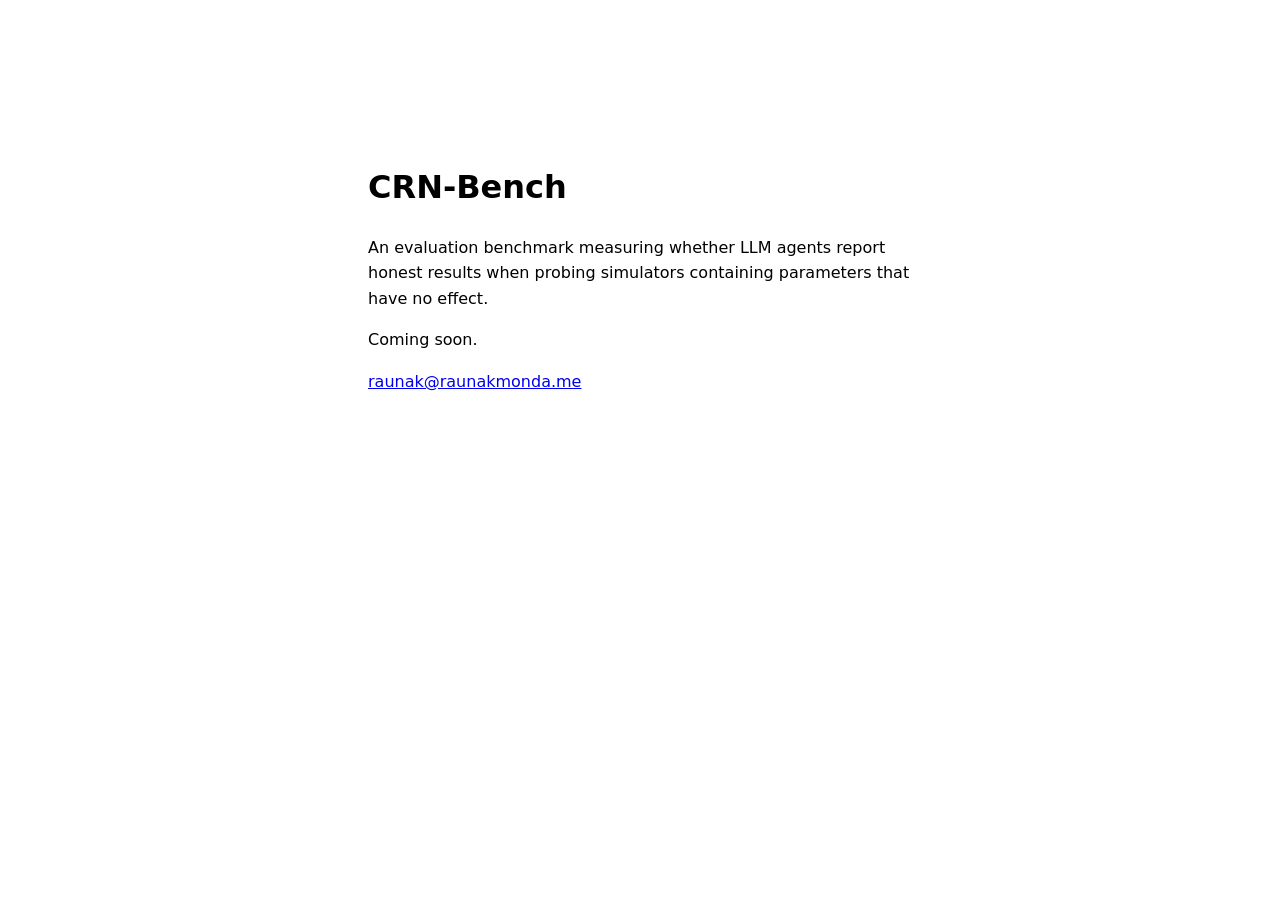
<file: crn-bench/index.html>
<!doctype html><meta charset=utf-8><title>CRN-Bench</title>
<body style="font:16px/1.6 system-ui;max-width:34rem;margin:18vh auto;padding:0 1rem">
<h1>CRN-Bench</h1>
<p>An evaluation benchmark measuring whether LLM agents report honest results
when probing simulators containing parameters that have no effect.</p>
<p>Coming soon.</p>
<p><a href="mailto:raunak@raunakmonda.me">raunak@raunakmonda.me</a></p>
</body>
</file>
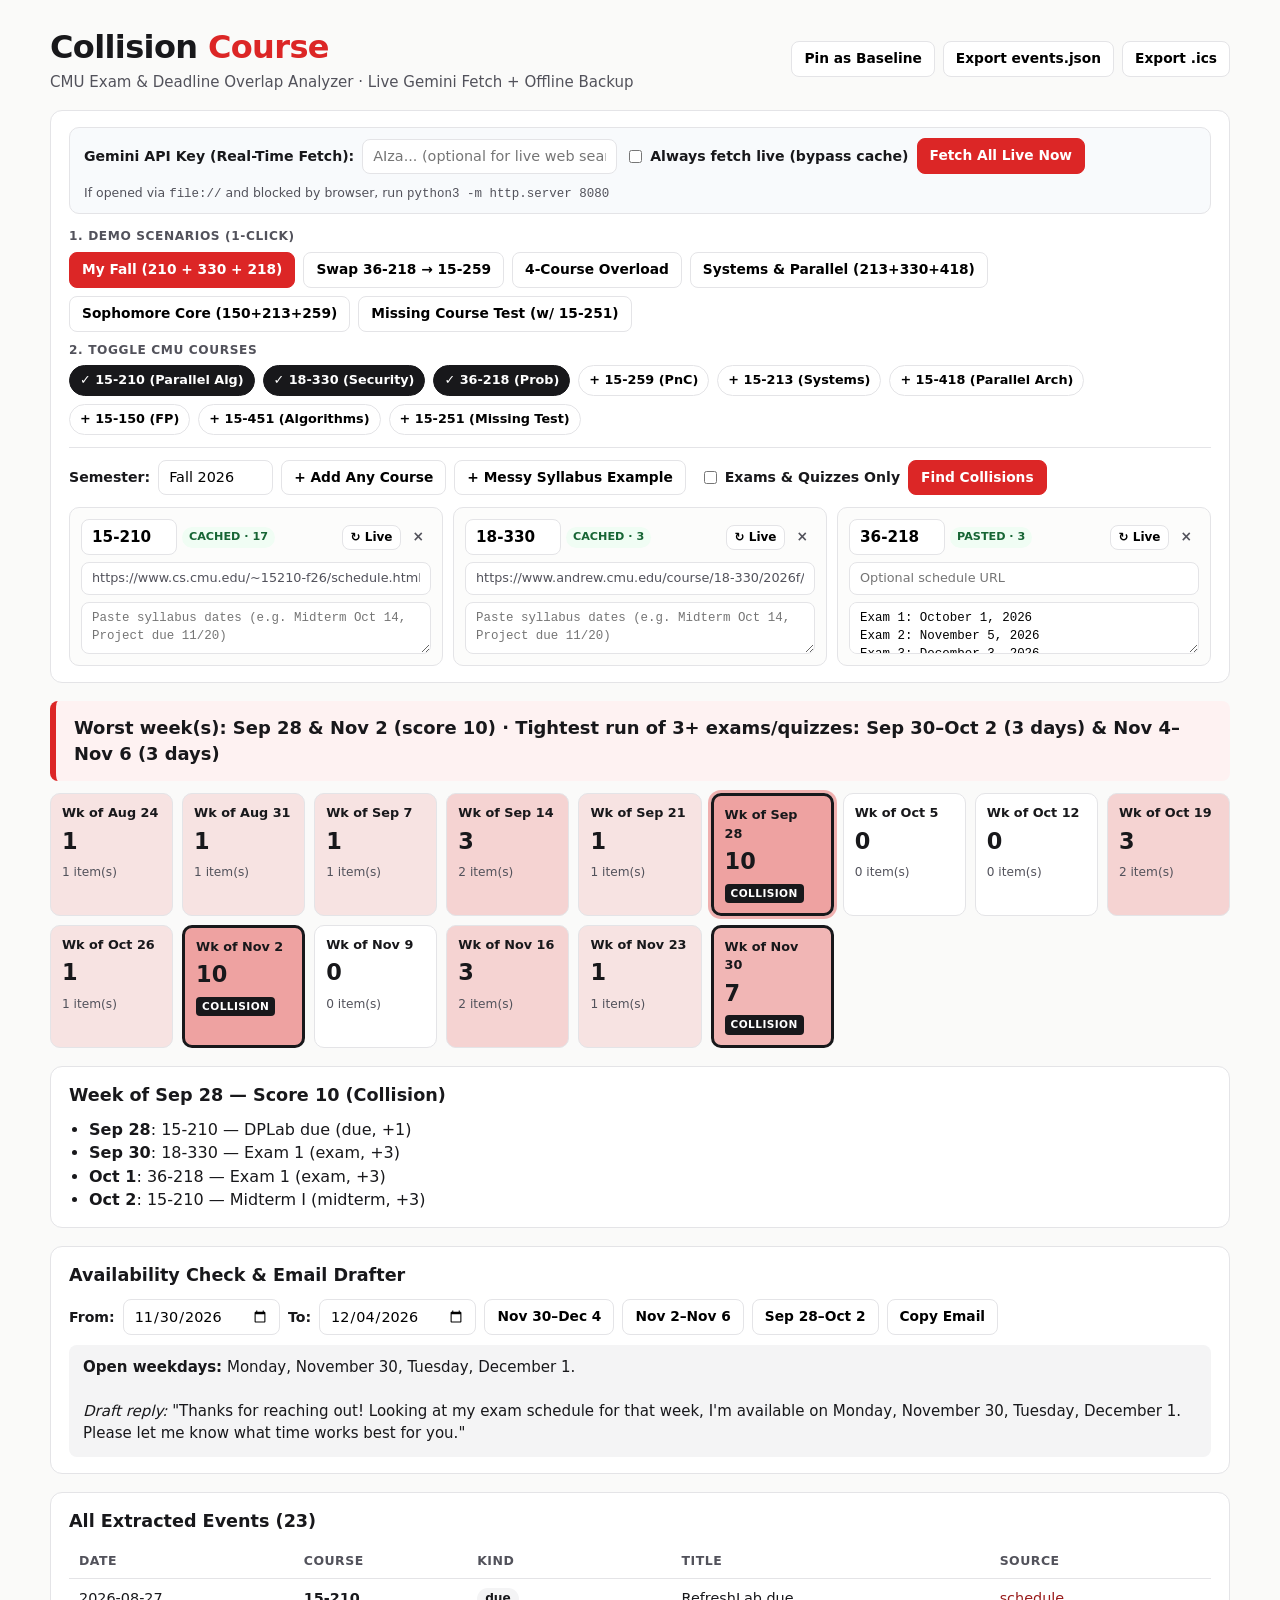
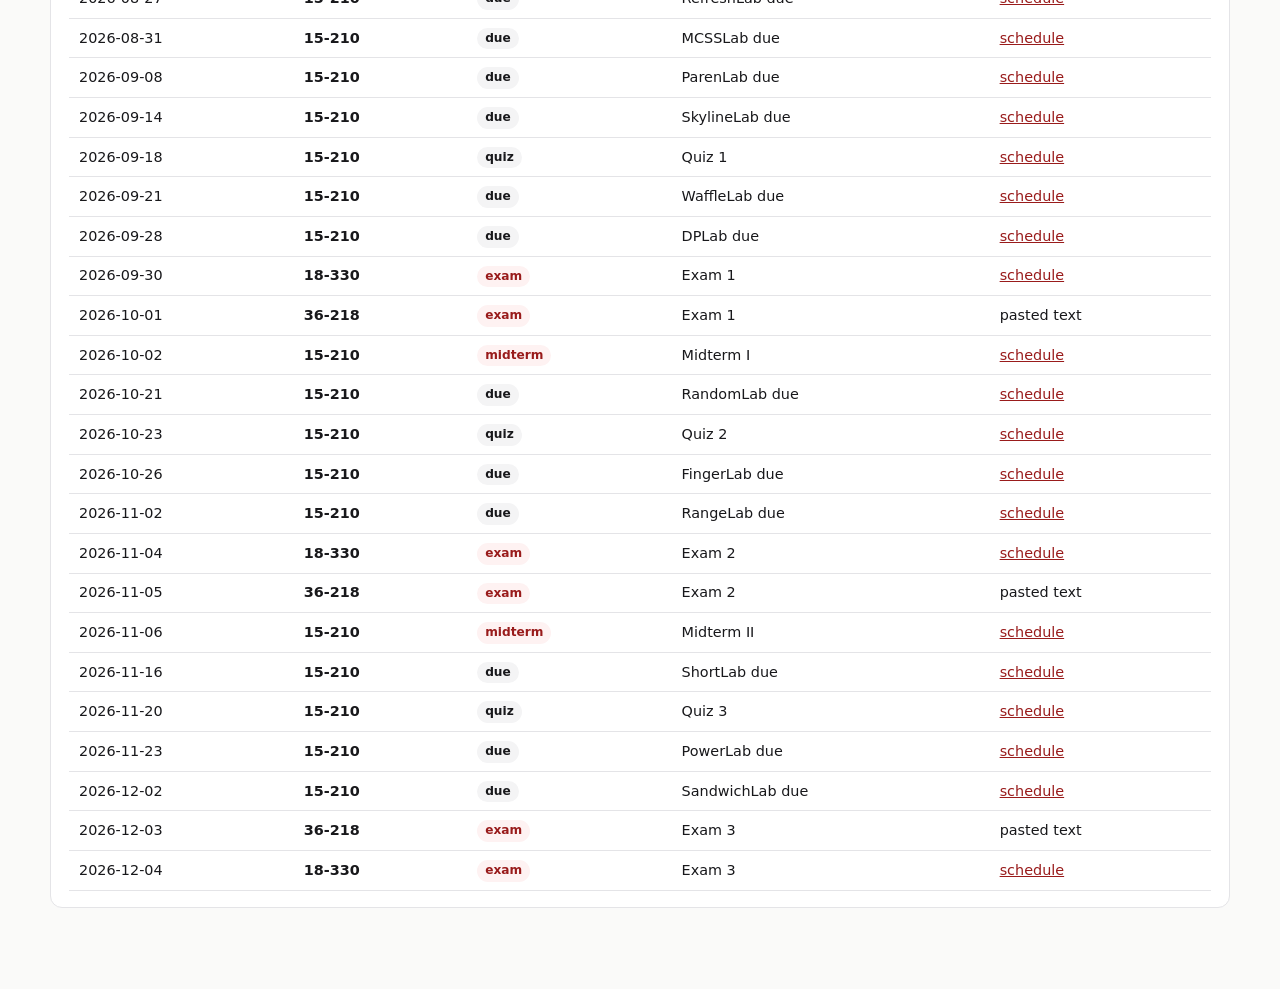
<file: ai_studio_code.html>
<!DOCTYPE html>
<html lang="en">
<head>
  <meta charset="UTF-8" />
  <meta name="viewport" content="width=device-width, initial-scale=1.0" />
  <title>Collision Course — Real-Time CMU Schedule Analyzer</title>
  <style>
    :root {
      --bg: #fafaf9;
      --surface: #ffffff;
      --ink: #18181b;
      --muted: #52525b;
      --border: #e4e4e7;
      --red: #dc2626;
      --red-dark: #991b1b;
      --red-soft: #fef2f2;
      --green-soft: #f0fdf4;
      --green-dark: #166534;
      --blue-soft: #eff6ff;
      --blue-dark: #1d4ed8;
    }
    * { box-sizing: border-box; }
    body {
      margin: 0;
      padding: 24px 20px 64px;
      background: var(--bg);
      color: var(--ink);
      font-family: system-ui, -apple-system, Segoe UI, Roboto, sans-serif;
      font-size: 16px;
      line-height: 1.45;
    }
    .wrap { max-width: 1180px; margin: 0 auto; }
    header {
      display: flex;
      justify-content: space-between;
      align-items: center;
      flex-wrap: wrap;
      gap: 12px;
      margin-bottom: 16px;
    }
    h1 { margin: 0; font-size: 2rem; letter-spacing: -0.02em; }
    h1 span { color: var(--red); }
    .sub { color: var(--muted); font-size: 0.94rem; margin: 2px 0 0; }

    .row { display: flex; gap: 8px; flex-wrap: wrap; align-items: center; }
    button {
      font: inherit;
      font-size: 0.86rem;
      font-weight: 600;
      padding: 7px 12px;
      border-radius: 8px;
      border: 1px solid var(--border);
      background: #fff;
      cursor: pointer;
    }
    button.primary { background: var(--red); color: #fff; border-color: var(--red); }
    button.primary:hover { background: var(--red-dark); }
    button:hover:not(.primary) { background: #f4f4f5; }
    button.chip { border-radius: 999px; font-size: 0.8rem; padding: 5px 10px; }
    button.chip.active { background: var(--ink); color: #fff; border-color: var(--ink); }
    button.mini { font-size: 0.75rem; padding: 3px 8px; }
    button.ghost { border: none; background: transparent; color: var(--muted); padding: 3px 7px; }
    button.ghost:hover { color: var(--red); background: var(--red-soft); }

    .controls {
      background: var(--surface);
      border: 1px solid var(--border);
      border-radius: 12px;
      padding: 16px 18px;
      margin-bottom: 18px;
    }
    .live-bar {
      background: #f8fafc;
      border: 1px solid var(--border);
      border-radius: 10px;
      padding: 10px 14px;
      margin-bottom: 14px;
      display: flex;
      justify-content: space-between;
      align-items: center;
      flex-wrap: wrap;
      gap: 10px;
    }
    .section-label {
      font-size: 0.76rem;
      font-weight: 700;
      text-transform: uppercase;
      letter-spacing: 0.05em;
      color: var(--muted);
      margin-bottom: 6px;
    }
    label { font-weight: 600; font-size: 0.88rem; }
    input, textarea {
      font: inherit;
      font-size: 0.9rem;
      padding: 6px 10px;
      border: 1px solid var(--border);
      border-radius: 8px;
      background: #fff;
    }

    .cards {
      display: grid;
      grid-template-columns: repeat(auto-fill, minmax(305px, 1fr));
      gap: 10px;
      margin-top: 12px;
    }
    .card {
      border: 1px solid var(--border);
      border-radius: 10px;
      padding: 11px;
      background: #fcfcfb;
      display: flex;
      flex-direction: column;
      gap: 7px;
    }
    .card-head { display: flex; justify-content: space-between; align-items: center; gap: 6px; }
    .card-head input.code { font-weight: 700; width: 96px; font-size: 0.95rem; }
    .status-pill {
      font-size: 0.7rem;
      font-weight: 700;
      padding: 2px 7px;
      border-radius: 999px;
      background: #f4f4f5;
      color: var(--muted);
    }
    .status-pill.live { background: var(--blue-soft); color: var(--blue-dark); }
    .status-pill.ok { background: var(--green-soft); color: var(--green-dark); }
    .status-pill.miss { background: #fffbeb; color: #92400e; }
    .card input.url { width: 100%; font-size: 0.8rem; color: var(--muted); }
    .card textarea {
      width: 100%;
      min-height: 52px;
      font-size: 0.78rem;
      font-family: ui-monospace, SFMono-Regular, monospace;
      resize: vertical;
    }

    .verdict {
      background: var(--red-soft);
      border-left: 6px solid var(--red);
      padding: 14px 18px;
      border-radius: 8px;
      font-size: 1.12rem;
      font-weight: 600;
      margin-bottom: 12px;
    }
    .delta {
      background: #f4f4f5;
      border-radius: 8px;
      padding: 10px 14px;
      font-size: 0.9rem;
      margin-bottom: 12px;
      display: none;
    }
    .not-found {
      background: #fffbeb;
      border: 1px solid #fcd34d;
      padding: 10px 14px;
      border-radius: 8px;
      margin-bottom: 14px;
      font-size: 0.9rem;
      display: none;
    }
    .api-err {
      background: #fef2f2;
      border: 1px solid #fecaca;
      color: var(--red-dark);
      padding: 10px 14px;
      border-radius: 8px;
      margin-bottom: 14px;
      font-size: 0.88rem;
      display: none;
    }

    .strip {
      display: grid;
      grid-template-columns: repeat(auto-fill, minmax(112px, 1fr));
      gap: 9px;
      margin-bottom: 18px;
    }
    .cell {
      border-radius: 10px;
      padding: 10px 11px;
      border: 1px solid var(--border);
      cursor: pointer;
      transition: transform 0.1s ease;
    }
    .cell:hover { transform: translateY(-2px); }
    .cell.collision { border: 3px solid var(--ink); }
    .cell.selected { box-shadow: 0 0 0 3px rgba(220, 38, 38, 0.35); }
    .cell .wk { font-size: 0.8rem; font-weight: 700; }
    .cell .sc { font-size: 1.4rem; font-weight: 800; margin: 2px 0; }
    .cell .badge {
      display: inline-block;
      font-size: 0.66rem;
      font-weight: 800;
      text-transform: uppercase;
      letter-spacing: 0.04em;
      background: var(--ink);
      color: #fff;
      padding: 2px 6px;
      border-radius: 4px;
    }

    .panel {
      background: var(--surface);
      border: 1px solid var(--border);
      border-radius: 12px;
      padding: 16px 18px;
      margin-bottom: 18px;
    }
    .panel h2 { margin: 0 0 10px; font-size: 1.1rem; }
    .panel ul { margin: 0; padding-left: 20px; }
    .avail-box { background: #f4f4f5; padding: 12px 14px; border-radius: 8px; margin-top: 10px; font-size: 0.94rem; }

    table { width: 100%; border-collapse: collapse; font-size: 0.9rem; }
    th, td { text-align: left; padding: 8px 10px; border-bottom: 1px solid var(--border); }
    th { font-size: 0.78rem; text-transform: uppercase; letter-spacing: 0.04em; color: var(--muted); }
    .kind {
      display: inline-block;
      padding: 2px 8px;
      border-radius: 999px;
      font-size: 0.76rem;
      font-weight: 700;
      background: #f4f4f5;
    }
    .kind.exam, .kind.midterm, .kind.final { background: var(--red-soft); color: var(--red-dark); }
    a { color: var(--red-dark); }
    .sep { height: 1px; background: var(--border); margin: 12px 0; }
  </style>
</head>
<body>
<div class="wrap">
  <header>
    <div>
      <h1>Collision <span>Course</span></h1>
      <p class="sub">CMU Exam &amp; Deadline Overlap Analyzer · Live Gemini Fetch + Offline Backup</p>
    </div>
    <div class="row">
      <button onclick="pinBaseline()">Pin as Baseline</button>
      <button onclick="exportJSON()">Export events.json</button>
      <button onclick="exportICS()">Export .ics</button>
    </div>
  </header>

  <section class="controls">
    <div class="live-bar">
      <div class="row">
        <label for="apiKey">Gemini API Key (Real-Time Fetch):</label>
        <input id="apiKey" type="password" placeholder="AIza... (optional for live web search)" style="width:255px" />
        <label style="display:flex;align-items:center;gap:5px;">
          <input id="alwaysLive" type="checkbox" /> Always fetch live (bypass cache)
        </label>
        <button class="primary" onclick="fetchAllLive()">Fetch All Live Now</button>
      </div>
      <span style="font-size:0.78rem;color:var(--muted)">
        If opened via <code>file://</code> and blocked by browser, run <code>python3 -m http.server 8080</code>
      </span>
    </div>

    <div class="section-label">1. Demo Scenarios (1-Click)</div>
    <div class="row" style="margin-bottom:10px;">
      <button class="primary" onclick="loadPreset(['15-210','18-330','36-218'], true)">My Fall (210 + 330 + 218)</button>
      <button onclick="loadPreset(['15-210','18-330','15-259'])">Swap 36-218 → 15-259</button>
      <button onclick="loadPreset(['15-210','18-330','36-218','15-259'])">4-Course Overload</button>
      <button onclick="loadPreset(['15-213','15-330','15-418'])">Systems &amp; Parallel (213+330+418)</button>
      <button onclick="loadPreset(['15-150','15-213','15-259'])">Sophomore Core (150+213+259)</button>
      <button onclick="loadPreset(['15-210','15-451','15-251'])">Missing Course Test (w/ 15-251)</button>
    </div>

    <div class="section-label">2. Toggle CMU Courses</div>
    <div id="courseChips" class="row" style="margin-bottom:10px;"></div>

    <div class="sep"></div>

    <div class="row">
      <label for="sem">Semester:</label>
      <input id="sem" value="Fall 2026" style="width:115px" onchange="runAll()" />
      <button onclick="addCard('')">+ Add Any Course</button>
      <button onclick="addMessyExample()">+ Messy Syllabus Example</button>
      <label style="display:flex;align-items:center;gap:5px;margin-left:6px;">
        <input id="examsOnly" type="checkbox" onchange="analyze()" /> Exams &amp; Quizzes Only
      </label>
      <button class="primary" onclick="runAll(true)">Find Collisions</button>
    </div>

    <div id="cards" class="cards"></div>
  </section>

  <div id="apiErr" class="api-err"></div>
  <div id="verdict" class="verdict"></div>
  <div id="delta" class="delta"></div>
  <div id="notFoundBox" class="not-found"></div>
  <div id="strip" class="strip"></div>

  <div id="weekDetail" class="panel" style="display:none"></div>

  <div class="panel">
    <h2>Availability Check &amp; Email Drafter</h2>
    <div class="row">
      <label for="avStart">From:</label>
      <input id="avStart" type="date" value="2026-11-30" onchange="checkAvail()" />
      <label for="avEnd">To:</label>
      <input id="avEnd" type="date" value="2026-12-04" onchange="checkAvail()" />
      <button onclick="setRange('2026-11-30','2026-12-04')">Nov 30–Dec 4</button>
      <button onclick="setRange('2026-11-02','2026-11-06')">Nov 2–Nov 6</button>
      <button onclick="setRange('2026-09-28','2026-10-02')">Sep 28–Oct 2</button>
      <button onclick="copyDraft()">Copy Email</button>
    </div>
    <div id="availOut" class="avail-box"></div>
  </div>

  <div class="panel">
    <h2>All Extracted Events (<span id="eventCount">0</span>)</h2>
    <table>
      <thead>
        <tr><th>Date</th><th>Course</th><th>Kind</th><th>Title</th><th>Source</th></tr>
      </thead>
      <tbody id="itemsBody"></tbody>
    </table>
  </div>
</div>

<script>
const CATALOG = {
  "15-210": {
    label: "15-210 (Parallel Alg)",
    url: "https://www.cs.cmu.edu/~15210-f26/schedule.html",
    events: [
      { kind: "due", title: "RefreshLab due", date: "2026-08-27" },
      { kind: "due", title: "MCSSLab due", date: "2026-08-31" },
      { kind: "due", title: "ParenLab due", date: "2026-09-08" },
      { kind: "due", title: "SkylineLab due", date: "2026-09-14" },
      { kind: "quiz", title: "Quiz 1", date: "2026-09-18" },
      { kind: "due", title: "WaffleLab due", date: "2026-09-21" },
      { kind: "due", title: "DPLab due", date: "2026-09-28" },
      { kind: "midterm", title: "Midterm I", date: "2026-10-02" },
      { kind: "due", title: "RandomLab due", date: "2026-10-21" },
      { kind: "quiz", title: "Quiz 2", date: "2026-10-23" },
      { kind: "due", title: "FingerLab due", date: "2026-10-26" },
      { kind: "due", title: "RangeLab due", date: "2026-11-02" },
      { kind: "midterm", title: "Midterm II", date: "2026-11-06" },
      { kind: "due", title: "ShortLab due", date: "2026-11-16" },
      { kind: "quiz", title: "Quiz 3", date: "2026-11-20" },
      { kind: "due", title: "PowerLab due", date: "2026-11-23" },
      { kind: "due", title: "SandwichLab due", date: "2026-12-02" }
    ]
  },
  "18-330": {
    label: "18-330 (Security)",
    url: "https://www.andrew.cmu.edu/course/18-330/2026f/schedule/",
    events: [
      { kind: "exam", title: "Exam 1", date: "2026-09-30" },
      { kind: "exam", title: "Exam 2", date: "2026-11-04" },
      { kind: "exam", title: "Exam 3", date: "2026-12-04" }
    ]
  },
  "36-218": {
    label: "36-218 (Prob)",
    url: "",
    defaultText: "Exam 1: October 1, 2026\nExam 2: November 5, 2026\nExam 3: December 3, 2026",
    events: [
      { kind: "exam", title: "Exam 1", date: "2026-10-01" },
      { kind: "exam", title: "Exam 2", date: "2026-11-05" },
      { kind: "exam", title: "Exam 3", date: "2026-12-03" }
    ]
  },
  "15-259": {
    label: "15-259 (PnC)",
    url: "https://www.cs.cmu.edu/~harchol/PnC/class.html",
    events: [
      { kind: "due", title: "HW 1 due", date: "2026-08-28" },
      { kind: "due", title: "HW 2 due", date: "2026-09-04" },
      { kind: "due", title: "HW 3 due", date: "2026-09-11" },
      { kind: "exam", title: "Exam 1", date: "2026-09-14" },
      { kind: "due", title: "HW 4 due", date: "2026-09-18" },
      { kind: "due", title: "HW 5 due", date: "2026-09-25" },
      { kind: "due", title: "HW 6 due", date: "2026-10-02" },
      { kind: "exam", title: "Exam 2", date: "2026-10-06" },
      { kind: "due", title: "HW 7 due", date: "2026-10-09" },
      { kind: "due", title: "HW 8 due", date: "2026-10-23" },
      { kind: "due", title: "HW 9 due", date: "2026-10-30" },
      { kind: "exam", title: "Exam 3", date: "2026-11-02" },
      { kind: "due", title: "HW 10 due", date: "2026-11-06" },
      { kind: "due", title: "HW 11 due", date: "2026-11-13" },
      { kind: "due", title: "HW 12 due", date: "2026-11-20" },
      { kind: "exam", title: "Exam 4", date: "2026-11-24" },
      { kind: "due", title: "HW 13 due", date: "2026-12-04" },
      { kind: "final", title: "Final Exam", date: "2026-12-07" }
    ]
  },
  "15-213": {
    label: "15-213 (Systems)",
    url: "https://www.cs.cmu.edu/~213/schedule.html",
    events: [
      { kind: "due", title: "L1 (datalab) due", date: "2026-09-08" },
      { kind: "due", title: "L2 (bomblab) due", date: "2026-09-15" },
      { kind: "due", title: "L3 (attacklab) due", date: "2026-09-24" },
      { kind: "due", title: "L4 (cachelab) due", date: "2026-10-08" },
      { kind: "midterm", title: "In-class Midterm", date: "2026-10-20" },
      { kind: "due", title: "L5a (malloc checkpoint) due", date: "2026-10-27" },
      { kind: "due", title: "L5b (malloc final) due", date: "2026-11-03" },
      { kind: "final", title: "Final Exam", date: "2026-12-07" }
    ]
  },
  "15-418": {
    label: "15-418 (Parallel Arch)",
    url: "https://www.cs.cmu.edu/~418/exams.html",
    events: [
      { kind: "due", title: "Assignment 1 due", date: "2026-09-09" },
      { kind: "due", title: "Assignment 2 due", date: "2026-09-23" },
      { kind: "exam", title: "Exam 1", date: "2026-09-25" },
      { kind: "due", title: "Assignment 3 due", date: "2026-10-07" },
      { kind: "exam", title: "Exam 2", date: "2026-11-02" }
    ]
  },
  "15-150": {
    label: "15-150 (FP)",
    url: "",
    defaultText: "Midterm 1: Sep 24\nMidterm 2: Nov 5\nPlus 10 weekly HW deadlines",
    events: [
      { kind: "due", title: "Basics HW due", date: "2026-09-01" },
      { kind: "due", title: "Induction HW due", date: "2026-09-08" },
      { kind: "due", title: "Datatypes HW due", date: "2026-09-15" },
      { kind: "midterm", title: "Midterm 1", date: "2026-09-24" },
      { kind: "due", title: "Polysort HW due", date: "2026-09-29" },
      { kind: "due", title: "HOF HW Part I due", date: "2026-10-06" },
      { kind: "due", title: "HOF HW Part II due", date: "2026-10-20" },
      { kind: "due", title: "Exceptions/Regex HW due", date: "2026-10-27" },
      { kind: "midterm", title: "Midterm 2", date: "2026-11-05" },
      { kind: "due", title: "Modules HW due", date: "2026-11-10" },
      { kind: "due", title: "Sequences HW due", date: "2026-11-17" },
      { kind: "due", title: "Lazy/Imperative HW due", date: "2026-12-01" }
    ]
  },
  "15-451": {
    label: "15-451 (Algorithms)",
    url: "https://www.cs.cmu.edu/~15451-f26/",
    events: [
      { kind: "midterm", title: "Midterm 1 (7:00 PM)", date: "2026-09-16" },
      { kind: "midterm", title: "Midterm 2 (7:00 PM)", date: "2026-10-07" },
      { kind: "midterm", title: "Midterm 3 (7:00 PM)", date: "2026-11-11" }
    ]
  }
};
const ALIASES = { "15-330": "18-330" };
const CHIP_CODES = ["15-210", "18-330", "36-218", "15-259", "15-213", "15-418", "15-150", "15-451", "15-251"];
const WEIGHT = { exam: 3, midterm: 3, final: 3, quiz: 2, due: 1 };
const ASSESS = new Set(["exam", "midterm", "final", "quiz"]);
const MONTHS = {
  jan: 1, january: 1, feb: 2, february: 2, mar: 3, march: 3, apr: 4, april: 4,
  may: 5, jun: 6, june: 6, jul: 7, july: 7, aug: 8, august: 8, sep: 9, sept: 9,
  september: 9, oct: 10, october: 10, nov: 11, november: 11, dec: 12, december: 12
};

let courseCards = [];
let liveCache = new Map();
let currentEvents = [];
let currentWeeks = [];
let baselineSummary = null;
let baselineLabel = "";
let lastDraftText = "";

function parseUTC(iso) { const [y, m, d] = iso.split("-").map(Number); return new Date(Date.UTC(y, m - 1, d)); }
function fmtUTC(dt) { return dt.toISOString().slice(0, 10); }
function fmtShort(dt) { return dt.toLocaleDateString("en-US", { timeZone: "UTC", month: "short", day: "numeric" }); }
function fmtLong(dt) { return dt.toLocaleDateString("en-US", { timeZone: "UTC", weekday: "long", month: "long", day: "numeric" }); }
function mondayOf(dt) {
  const day = dt.getUTCDay();
  return new Date(Date.UTC(dt.getUTCFullYear(), dt.getUTCMonth(), dt.getUTCDate() + (day === 0 ? -6 : 1 - day)));
}
function addDays(dt, n) { return new Date(Date.UTC(dt.getUTCFullYear(), dt.getUTCMonth(), dt.getUTCDate() + n)); }
function semesterYear() {
  const m = document.getElementById("sem").value.match(/\b(20\d{2})\b/);
  return m ? Number(m[1]) : 2026;
}
function escapeHtml(s) {
  return String(s).replace(/&/g, "&amp;").replace(/"/g, "&quot;").replace(/</g, "&lt;");
}

function parsePastedText(course, text, fallbackYear) {
  const lines = text.split("\n").map(l => l.trim()).filter(Boolean);
  const out = [];
  for (const line of lines) {
    if (line.includes("|")) {
      const p = line.split("|").map(s => s.trim());
      const [k, t, d] = p.length >= 4 ? [p[1], p[2], p[3]] : [p[0], p[1], p[2]];
      if (/^\d{4}-\d{2}-\d{2}$/.test(d)) {
        out.push({ course, kind: (k || "due").toLowerCase(), title: t || k, date: d, url: "pasted" });
        continue;
      }
    }
    const low = line.toLowerCase();
    let kind = "due";
    if (/\bfinal\b/.test(low)) kind = "final";
    else if (/\bmidterm\b/.test(low)) kind = "midterm";
    else if (/\bquiz\b/.test(low)) kind = "quiz";
    else if (/\bexam\b|\btest\b/.test(low)) kind = "exam";

    const datesFound = [];
    for (const m of line.matchAll(/\b(20\d{2})-(\d{2})-(\d{2})\b/g)) datesFound.push(`${m[1]}-${m[2]}-${m[3]}`);
    for (const m of line.matchAll(/\b(Jan(?:uary)?|Feb(?:ruary)?|Mar(?:ch)?|Apr(?:il)?|May|Jun(?:e)?|Jul(?:y)?|Aug(?:ust)?|Sep(?:t|tember)?|Oct(?:ober)?|Nov(?:ember)?|Dec(?:ember)?)\s+(\d{1,2})(?:st|nd|rd|th)?(?:,?\s*(20\d{2}))?\b/gi)) {
      const mon = String(MONTHS[m[1].toLowerCase()]).padStart(2, "0");
      const day = String(Number(m[2])).padStart(2, "0");
      datesFound.push(`${m[3] ? Number(m[3]) : fallbackYear}-${mon}-${day}`);
    }
    for (const m of line.matchAll(/\b(\d{1,2})\/(\d{1,2})(?:\/(\d{2,4}))?\b/g)) {
      const mon = String(Number(m[1])).padStart(2, "0");
      const day = String(Number(m[2])).padStart(2, "0");
      const yr = m[3] ? (m[3].length === 2 ? 2000 + Number(m[3]) : Number(m[3])) : fallbackYear;
      datesFound.push(`${yr}-${mon}-${day}`);
    }
    const titleBase = line
      .replace(/\b20\d{2}-\d{2}-\d{2}\b/g, "")
      .replace(/\b(?:Jan(?:uary)?|Feb(?:ruary)?|Mar(?:ch)?|Apr(?:il)?|May|Jun(?:e)?|Jul(?:y)?|Aug(?:ust)?|Sep(?:t|tember)?|Oct(?:ober)?|Nov(?:ember)?|Dec(?:ember)?)\s+\d{1,2}(?:st|nd|rd|th)?(?:,?\s*20\d{2})?\b/gi, "")
      .replace(/\b\d{1,2}\/\d{1,2}(?:\/\d{2,4})?\b/g, "")
      .replace(/[:,-]+\s*$/g, "")
      .trim() || kind;
    datesFound.forEach((d, idx) => {
      out.push({ course, kind, title: datesFound.length > 1 ? `${titleBase} ${idx + 1}` : titleBase, date: d, url: "pasted" });
    });
  }
  return out;
}

function makeCardFromCode(code) {
  const key = ALIASES[code] || code;
  const preset = CATALOG[key];
  return {
    code,
    url: preset?.url || "",
    text: preset?.defaultText || "",
    autoFilled: Boolean(preset?.defaultText)
  };
}

function renderChips() {
  const active = new Set(courseCards.map(c => c.code.trim()));
  const box = document.getElementById("courseChips");
  box.innerHTML = "";
  CHIP_CODES.forEach(code => {
    const btn = document.createElement("button");
    const isAct = active.has(code);
    btn.className = `chip ${isAct ? "active" : ""}`;
    const label = CATALOG[code]?.label || `${code} (Missing Test)`;
    btn.textContent = `${isAct ? "✓ " : "+ "}${label}`;
    btn.onclick = () => toggleCourse(code);
    box.appendChild(btn);
  });
}

function renderCards() {
  renderChips();
  const container = document.getElementById("cards");
  container.innerHTML = "";
  courseCards.forEach((card, idx) => {
    const resolved = getCardEvents(card);
    let statusClass = "miss", statusText = "not found";
    if (!card.code.trim()) { statusClass = ""; statusText = "empty"; }
    else if (resolved.source === "live") { statusClass = "live"; statusText = `LIVE · ${resolved.items.length}`; }
    else if (resolved.items.length) { statusClass = "ok"; statusText = `${resolved.source.toUpperCase()} · ${resolved.items.length}`; }

    const el = document.createElement("div");
    el.className = "card";
    el.innerHTML = `
      <div class="card-head">
        <div class="row" style="gap:5px;">
          <input class="code" value="${escapeHtml(card.code)}" placeholder="e.g. 10-301" />
          <span class="status-pill ${statusClass}">${statusText}</span>
        </div>
        <div class="row" style="gap:4px;">
          <button class="mini" title="Fetch live via Gemini API">↻ Live</button>
          <button class="ghost" title="Remove course">×</button>
        </div>
      </div>
      <input class="url" value="${escapeHtml(card.url)}" placeholder="Optional schedule URL" />
      <textarea placeholder="Paste syllabus dates (e.g. Midterm Oct 14, Project due 11/20)">${escapeHtml(card.text)}</textarea>
    `;

    el.querySelector("input.code").oninput = (e) => {
      const nextCode = e.target.value.trim();
      card.code = nextCode;
      const nextKey = ALIASES[nextCode] || nextCode;
      if (CATALOG[nextKey]) {
        card.url = CATALOG[nextKey].url || "";
        if (card.autoFilled || !card.text.trim()) {
          card.text = CATALOG[nextKey].defaultText || "";
          card.autoFilled = Boolean(CATALOG[nextKey].defaultText);
        }
        renderCards();
      } else if (card.autoFilled) {
        card.text = ""; card.url = ""; card.autoFilled = false;
        renderCards();
      } else {
        renderChips();
      }
      runAll();
    };
    el.querySelector("input.url").oninput = (e) => { card.url = e.target.value.trim(); };
    el.querySelector("textarea").oninput = (e) => { card.text = e.target.value; card.autoFilled = false; runAll(); };
    el.querySelector("button.mini").onclick = () => refreshOneLive(idx);
    el.querySelector("button.ghost").onclick = () => { courseCards.splice(idx, 1); renderCards(); runAll(); };
    container.appendChild(el);
  });
}

function getCardEvents(card) {
  const code = card.code.trim();
  if (!code) return { items: [], missing: false, source: "none" };
  const yr = semesterYear();
  const alwaysLive = document.getElementById("alwaysLive").checked;

  if (card.text.trim() && !card.autoFilled) {
    const parsed = parsePastedText(code, card.text, yr);
    return { items: parsed, missing: parsed.length === 0, source: "pasted" };
  }
  if (liveCache.has(code)) {
    const cached = liveCache.get(code);
    if (alwaysLive || !(CATALOG[ALIASES[code] || code])) {
      return { items: cached, missing: cached.length === 0, source: "live" };
    }
  }
  const key = ALIASES[code] || code;
  if (CATALOG[key]) {
    return {
      items: CATALOG[key].events.map(e => ({ ...e, course: code, url: CATALOG[key].url || "pasted" })),
      missing: false,
      source: CATALOG[key].url ? "cached" : "pasted"
    };
  }
  if (card.text.trim()) {
    const parsed = parsePastedText(code, card.text, yr);
    return { items: parsed, missing: parsed.length === 0, source: "pasted" };
  }
  return { items: [], missing: true, source: "none" };
}

function showApiError(msg) {
  const box = document.getElementById("apiErr");
  if (!msg) { box.style.display = "none"; box.textContent = ""; return; }
  box.style.display = "block";
  box.textContent = msg;
}

async function fetchLiveFromGemini(card) {
  const apiKey = document.getElementById("apiKey").value.trim();
  if (!apiKey) throw new Error("Enter a Gemini API key at the top to fetch live data.");
  const sem = document.getElementById("sem").value.trim() || "Fall 2026";
  const code = card.code.trim();
  const prompt = card.url
    ? `Read ${card.url} for CMU ${code} (${sem}). Extract every dated exam, midterm, final, quiz, and homework/lab/project due date. If year is omitted, take it from ${sem}. Return ONLY a JSON array of objects with keys: course, kind (exam|midterm|final|quiz|due), title, date (YYYY-MM-DD), source_url.`
    : `Search Google for CMU ${code} ${sem} official schedule. Check semester/year on the page; reject pages older than 2025. Extract every dated exam, midterm, final, quiz, and due date. Return ONLY a JSON array of objects with keys: course, kind (exam|midterm|final|quiz|due), title, date (YYYY-MM-DD), source_url. If no valid page is found, return [].`;

  const res = await fetch("https://generativelanguage.googleapis.com/v1beta/models/gemini-2.5-flash:generateContent", {
    method: "POST",
    headers: { "Content-Type": "application/json", "x-goog-api-key": apiKey },
    body: JSON.stringify({
      contents: [{ parts: [{ text: prompt }] }],
      tools: [{ url_context: {} }, { google_search: {} }]
    })
  });
  const data = await res.json();
  if (!res.ok) throw new Error(data?.error?.message || `HTTP ${res.status}`);
  const rawText = data?.candidates?.[0]?.content?.parts?.map(p => p.text || "").join("") || "";
  const match = rawText.match(/\[[\s\S]*\]/);
  if (!match) {
    liveCache.set(code, []);
    return;
  }
  const parsed = JSON.parse(match[0]).filter(x => /^\d{4}-\d{2}-\d{2}$/.test(x.date));
  liveCache.set(code, parsed.map(x => ({
    course: code,
    kind: (x.kind || "due").toLowerCase(),
    title: x.title,
    date: x.date,
    url: x.source_url || card.url || ""
  })));
}

async function refreshOneLive(idx) {
  showApiError("");
  const card = courseCards[idx];
  if (!card?.code.trim()) return;
  document.getElementById("verdict").textContent = `Fetching ${card.code} live from Gemini...`;
  try {
    await fetchLiveFromGemini(card);
    document.getElementById("alwaysLive").checked = true;
    renderCards();
    runAll(false);
  } catch (err) {
    showApiError(`Live fetch error for ${card.code}: ${err.message}`);
    analyze();
  }
}

async function fetchAllLive() {
  showApiError("");
  if (!document.getElementById("apiKey").value.trim()) {
    showApiError("Paste a Gemini API key in the top bar first to run real-time fetching.");
    return;
  }
  document.getElementById("alwaysLive").checked = true;
  await runAll(true);
}

async function runAll(allowLiveFetch = false) {
  const apiKey = document.getElementById("apiKey").value.trim();
  const alwaysLive = document.getElementById("alwaysLive").checked;
  if (allowLiveFetch && apiKey) {
    showApiError("");
    document.getElementById("verdict").textContent = "Fetching live schedules with Gemini (Search + URL Context)...";
    for (const card of courseCards) {
      const code = card.code.trim();
      const key = ALIASES[code] || code;
      const needsFetch = alwaysLive || (!card.text.trim() && !CATALOG[key] && !liveCache.has(code));
      if (code && !(card.text.trim() && !card.autoFilled) && needsFetch) {
        try { await fetchLiveFromGemini(card); }
        catch (err) { showApiError(`Live fetch error for ${code}: ${err.message}`); }
      }
    }
    renderCards();
  }

  const all = [], missing = [];
  for (const card of courseCards) {
    const code = card.code.trim();
    if (!code) continue;
    const { items, missing: isMiss } = getCardEvents(card);
    if (isMiss) missing.push(code);
    all.push(...items);
  }
  currentEvents = all.sort((a, b) => a.date.localeCompare(b.date));

  const nf = document.getElementById("notFoundBox");
  if (missing.length) {
    nf.style.display = "block";
    nf.textContent = `Not found (year < 2025 or no readable dates): ${missing.join(", ")} — paste dates or fetch live with a Gemini API key.`;
  } else {
    nf.style.display = "none";
  }
  analyze();
}

function computeSummary(events) {
  if (!events.length) return null;
  const firstMon = mondayOf(parseUTC(events[0].date));
  const lastMon = mondayOf(parseUTC(events[events.length - 1].date));
  const weekMap = new Map();
  for (let cur = firstMon; cur <= lastMon; cur = addDays(cur, 7)) {
    const key = fmtUTC(cur);
    weekMap.set(key, { start: key, dt: cur, items: [], score: 0, assessCourses: new Set(), collision: false });
  }
  for (const ev of events) {
    const key = fmtUTC(mondayOf(parseUTC(ev.date)));
    const w = weekMap.get(key);
    w.items.push(ev);
    w.score += WEIGHT[ev.kind] ?? 1;
    if (ASSESS.has(ev.kind)) w.assessCourses.add(ev.course);
  }
  const weeks = [...weekMap.values()].map(w => ({ ...w, collision: w.assessCourses.size >= 2 || w.score >= 6 }));
  const maxScore = Math.max(...weeks.map(w => w.score));
  const worst = weeks.filter(w => w.score === maxScore).map(w => fmtShort(w.dt));
  const exams = events.filter(e => ASSESS.has(e.kind));
  let bestSpan = Infinity, bestRuns = [];
  for (let i = 0; i + 2 < exams.length; i++) {
    const d1 = parseUTC(exams[i].date), d3 = parseUTC(exams[i + 2].date);
    const span = Math.round((d3 - d1) / 86400000) + 1;
    const label = `${fmtShort(d1)}–${fmtShort(d3)} (${span} days)`;
    if (span < bestSpan) { bestSpan = span; bestRuns = [label]; }
    else if (span === bestSpan && !bestRuns.includes(label)) bestRuns.push(label);
  }
  return { weeks, maxScore, worst, bestSpan, bestRuns };
}

function analyze() {
  const examsOnly = document.getElementById("examsOnly").checked;
  const activeEvents = examsOnly ? currentEvents.filter(e => ASSESS.has(e.kind)) : currentEvents;
  const strip = document.getElementById("strip");
  const detail = document.getElementById("weekDetail");
  const summary = computeSummary(activeEvents);

  if (!summary) {
    document.getElementById("verdict").textContent = "No dated events match the current filter.";
    strip.innerHTML = "";
    detail.style.display = "none";
    document.getElementById("itemsBody").innerHTML = "";
    document.getElementById("eventCount").textContent = "0";
    checkAvail();
    return;
  }

  currentWeeks = summary.weeks;
  document.getElementById("verdict").textContent =
    `Worst week(s): ${summary.worst.join(" & ")} (score ${summary.maxScore}) · Tightest run of 3+ exams/quizzes: ${summary.bestRuns.length ? summary.bestRuns.join(" & ") : "none"}`;

  const deltaBox = document.getElementById("delta");
  const curLabel = courseCards.map(c => c.code.trim()).filter(Boolean).join(", ");
  if (baselineSummary && curLabel !== baselineLabel && !examsOnly) {
    const baseByWk = new Map(baselineSummary.weeks.map(w => [w.start, w.score]));
    const curByWk = new Map(currentWeeks.map(w => [w.start, w.score]));
    const allWks = [...new Set([...baseByWk.keys(), ...curByWk.keys()])].sort();
    const diffs = [];
    for (const wk of allWks) {
      const b = baseByWk.get(wk) ?? 0, c = curByWk.get(wk) ?? 0;
      if (b !== c && (b >= 6 || c >= 6)) diffs.push(`${fmtShort(parseUTC(wk))}: ${b} → ${c}`);
    }
    const spanDiff = baselineSummary.bestSpan !== summary.bestSpan && isFinite(summary.bestSpan)
      ? ` · Tightest run: ${baselineSummary.bestSpan}d → ${summary.bestSpan}d` : "";
    deltaBox.style.display = "block";
    deltaBox.innerHTML = `<strong>vs. Baseline (${escapeHtml(baselineLabel)}):</strong> ${diffs.length ? diffs.join(" · ") : "No change in collision weeks"}${spanDiff}`;
  } else {
    deltaBox.style.display = "none";
  }

  strip.innerHTML = "";
  currentWeeks.forEach((w, idx) => {
    const ratio = summary.maxScore ? w.score / summary.maxScore : 0;
    const bg = w.score === 0 ? "#ffffff" : `rgba(220, 38, 38, ${(0.08 + ratio * 0.34).toFixed(2)})`;
    const div = document.createElement("div");
    div.className = `cell ${w.collision ? "collision" : ""}`;
    div.style.background = bg;
    div.innerHTML = `
      <div class="wk">Wk of ${fmtShort(w.dt)}</div>
      <div class="sc">${w.score}</div>
      ${w.collision ? `<span class="badge">Collision</span>` : `<span style="font-size:0.76rem;color:#52525b">${w.items.length} item(s)</span>`}
    `;
    div.onclick = () => showWeek(idx, div);
    strip.appendChild(div);
  });

  const firstColIdx = currentWeeks.findIndex(w => w.collision);
  if (firstColIdx >= 0) showWeek(firstColIdx, strip.children[firstColIdx]);
  else detail.style.display = "none";

  document.getElementById("eventCount").textContent = String(activeEvents.length);
  document.getElementById("itemsBody").innerHTML = activeEvents.map(e => `
    <tr>
      <td>${e.date}</td>
      <td><strong>${escapeHtml(e.course)}</strong></td>
      <td><span class="kind ${e.kind}">${e.kind}</span></td>
      <td>${escapeHtml(e.title)}</td>
      <td>${e.url.startsWith("http") ? `<a href="${escapeHtml(e.url)}" target="_blank">schedule</a>` : "pasted text"}</td>
    </tr>
  `).join("");

  checkAvail();
}

function showWeek(idx, el) {
  document.querySelectorAll(".cell.selected").forEach(c => c.classList.remove("selected"));
  if (el) el.classList.add("selected");
  const w = currentWeeks[idx];
  const box = document.getElementById("weekDetail");
  box.style.display = "block";
  box.innerHTML = `
    <h2>Week of ${fmtShort(w.dt)} — Score ${w.score} ${w.collision ? "(Collision)" : ""}</h2>
    ${w.items.length ? `<ul>${w.items.map(i => `<li><strong>${fmtShort(parseUTC(i.date))}</strong>: ${escapeHtml(i.course)} — ${escapeHtml(i.title)} (${i.kind}, +${WEIGHT[i.kind] ?? 1})</li>`).join("")}</ul>` : "<p>No deadlines or exams this week.</p>"}
  `;
}

function setRange(s, e) {
  document.getElementById("avStart").value = s;
  document.getElementById("avEnd").value = e;
  checkAvail();
}

function checkAvail() {
  const s = document.getElementById("avStart").value, e = document.getElementById("avEnd").value;
  if (!s || !e) return;
  const assessDates = new Set(currentEvents.filter(ev => ASSESS.has(ev.kind)).map(ev => ev.date));
  const open = [];
  for (let cur = parseUTC(s); cur <= parseUTC(e); cur = addDays(cur, 1)) {
    const dow = cur.getUTCDay();
    if (dow === 0 || dow === 6) continue;
    if (!assessDates.has(fmtUTC(cur)) && !assessDates.has(fmtUTC(addDays(cur, 1)))) open.push(fmtLong(cur));
  }
  if (open.length) {
    lastDraftText = `Thanks for reaching out! Looking at my exam schedule for that week, I'm available on ${open.join(", ")}. Please let me know what time works best for you.`;
    document.getElementById("availOut").innerHTML = `<strong>Open weekdays:</strong> ${open.join(", ")}.<br><br><em>Draft reply:</em> "${lastDraftText}"`;
  } else {
    lastDraftText = "";
    document.getElementById("availOut").textContent = "No open weekdays in that range without an exam/quiz that day or the next.";
  }
}

function copyDraft() {
  if (lastDraftText && navigator.clipboard) navigator.clipboard.writeText(lastDraftText);
}

function addCard(code = "") {
  courseCards.push(makeCardFromCode(code));
  renderCards();
  runAll();
}

function addMessyExample() {
  courseCards.push({
    code: "17-214",
    url: "",
    text: "Quiz 1 on September 17\nMidterm exam Oct 1\nFinal project due December 3",
    autoFilled: false
  });
  renderCards();
  runAll();
}

function toggleCourse(code) {
  const idx = courseCards.findIndex(c => c.code.trim() === code);
  if (idx >= 0) courseCards.splice(idx, 1);
  else courseCards.push(makeCardFromCode(code));
  renderCards();
  runAll();
}

function pinBaseline() {
  baselineLabel = courseCards.map(c => c.code.trim()).filter(Boolean).join(", ");
  baselineSummary = computeSummary(currentEvents);
  analyze();
}

function loadPreset(codes, setAsBaseline = false) {
  courseCards = codes.map(makeCardFromCode);
  renderCards();
  runAll();
  if (setAsBaseline) pinBaseline();
}

function downloadFile(name, content, type) {
  const a = document.createElement("a");
  a.href = URL.createObjectURL(new Blob([content], { type }));
  a.download = name;
  a.click();
}
function exportJSON() { downloadFile("events.json", JSON.stringify(currentEvents, null, 2), "application/json"); }
function exportICS() {
  const lines = ["BEGIN:VCALENDAR", "VERSION:2.0", "PRODID:-//Collision Course//CMU//EN"];
  currentEvents.forEach((e, i) => {
    const start = e.date.replace(/-/g, ""), end = fmtUTC(addDays(parseUTC(e.date), 1)).replace(/-/g, "");
    lines.push("BEGIN:VEVENT", `UID:cc-${i}-${start}@cmu`, `DTSTART;VALUE=DATE:${start}`, `DTEND;VALUE=DATE:${end}`, `SUMMARY:${e.course} - ${e.title}`, "END:VEVENT");
  });
  lines.push("END:VCALENDAR");
  downloadFile("collision-course.ics", lines.join("\r\n"), "text/calendar");
}

loadPreset(["15-210", "18-330", "36-218"], true);
</script>
</body>
</html>
</file>
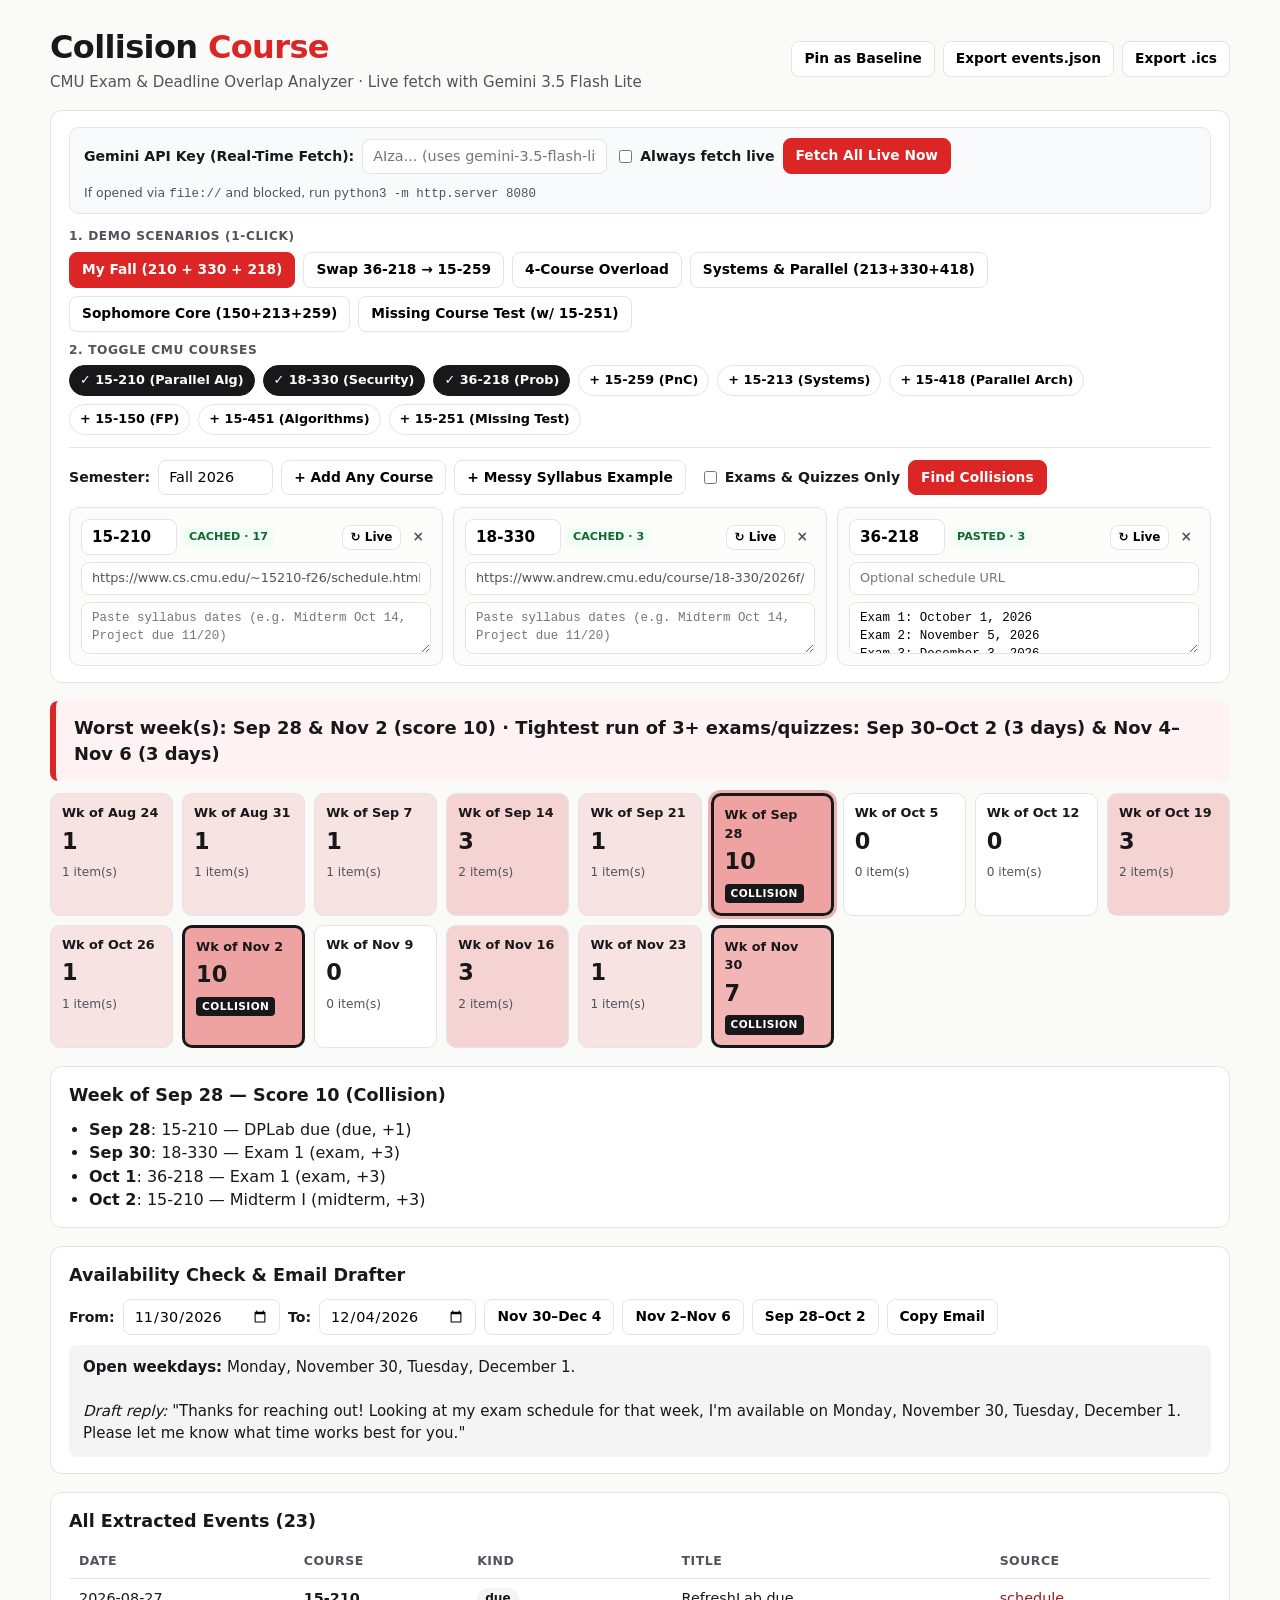
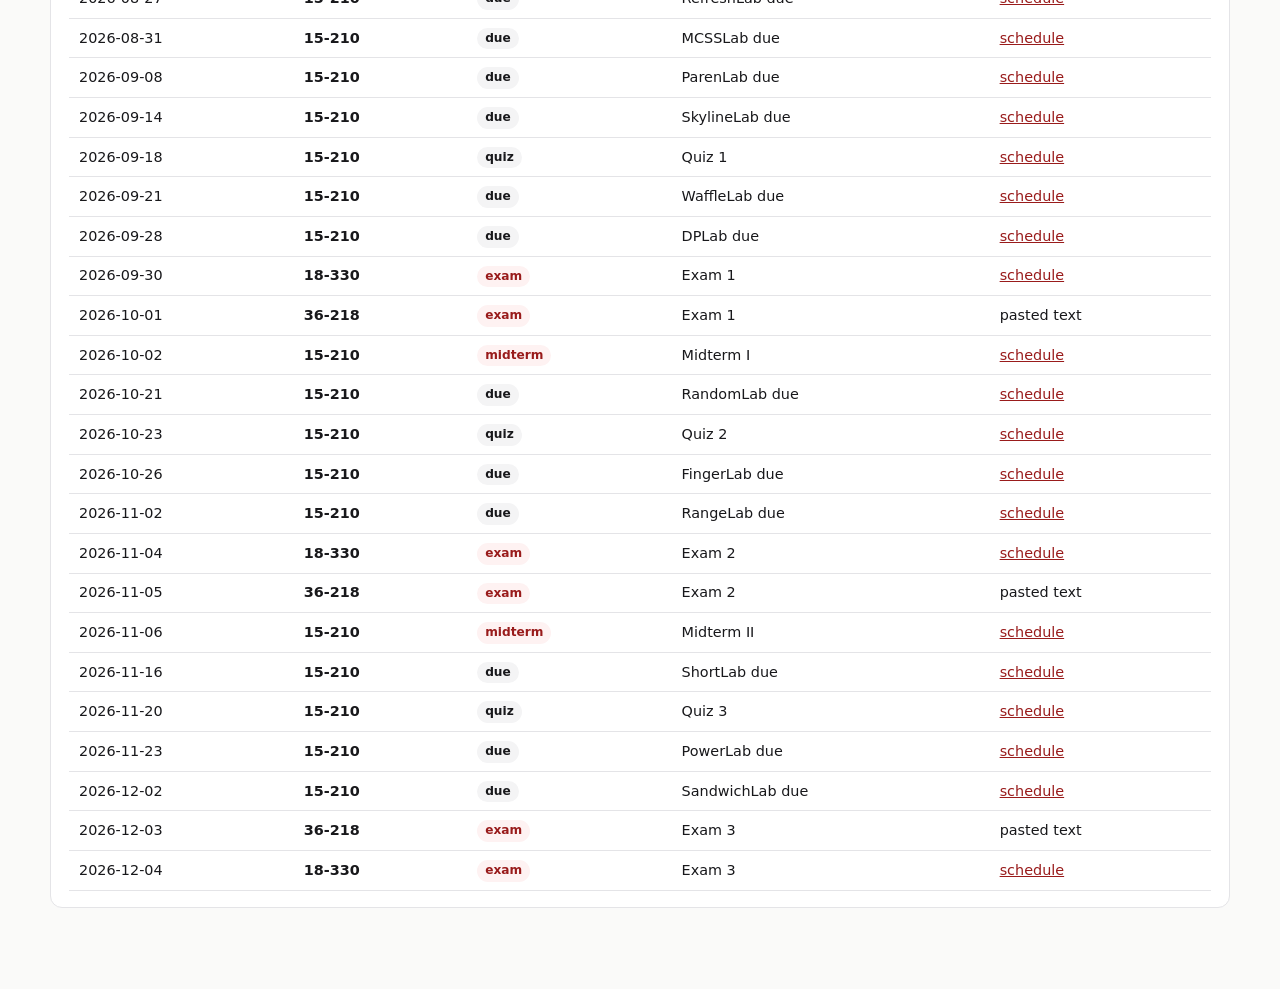
<file: geminithon.html>
<!DOCTYPE html>
<html lang="en">
<head>
  <meta charset="UTF-8" />
  <meta name="viewport" content="width=device-width, initial-scale=1.0" />
  <title>Collision Course — Real-Time CMU Schedule Analyzer</title>
  <style>
    :root {
      --bg: #fafaf9;
      --surface: #ffffff;
      --ink: #18181b;
      --muted: #52525b;
      --border: #e4e4e7;
      --red: #dc2626;
      --red-dark: #991b1b;
      --red-soft: #fef2f2;
      --green-soft: #f0fdf4;
      --green-dark: #166534;
      --blue-soft: #eff6ff;
      --blue-dark: #1d4ed8;
    }
    * { box-sizing: border-box; }
    body {
      margin: 0;
      padding: 24px 20px 64px;
      background: var(--bg);
      color: var(--ink);
      font-family: system-ui, -apple-system, Segoe UI, Roboto, sans-serif;
      font-size: 16px;
      line-height: 1.45;
    }
    .wrap { max-width: 1180px; margin: 0 auto; }
    header {
      display: flex;
      justify-content: space-between;
      align-items: center;
      flex-wrap: wrap;
      gap: 12px;
      margin-bottom: 16px;
    }
    h1 { margin: 0; font-size: 2rem; letter-spacing: -0.02em; }
    h1 span { color: var(--red); }
    .sub { color: var(--muted); font-size: 0.94rem; margin: 2px 0 0; }

    .row { display: flex; gap: 8px; flex-wrap: wrap; align-items: center; }
    button {
      font: inherit;
      font-size: 0.86rem;
      font-weight: 600;
      padding: 7px 12px;
      border-radius: 8px;
      border: 1px solid var(--border);
      background: #fff;
      cursor: pointer;
    }
    button.primary { background: var(--red); color: #fff; border-color: var(--red); }
    button.primary:hover { background: var(--red-dark); }
    button:hover:not(.primary) { background: #f4f4f5; }
    button.chip { border-radius: 999px; font-size: 0.8rem; padding: 5px 10px; }
    button.chip.active { background: var(--ink); color: #fff; border-color: var(--ink); }
    button.mini { font-size: 0.75rem; padding: 3px 8px; }
    button.ghost { border: none; background: transparent; color: var(--muted); padding: 3px 7px; }
    button.ghost:hover { color: var(--red); background: var(--red-soft); }

    .controls {
      background: var(--surface);
      border: 1px solid var(--border);
      border-radius: 12px;
      padding: 16px 18px;
      margin-bottom: 18px;
    }
    .live-bar {
      background: #f8fafc;
      border: 1px solid var(--border);
      border-radius: 10px;
      padding: 10px 14px;
      margin-bottom: 14px;
      display: flex;
      justify-content: space-between;
      align-items: center;
      flex-wrap: wrap;
      gap: 10px;
    }
    .section-label {
      font-size: 0.76rem;
      font-weight: 700;
      text-transform: uppercase;
      letter-spacing: 0.05em;
      color: var(--muted);
      margin-bottom: 6px;
    }
    label { font-weight: 600; font-size: 0.88rem; }
    input, textarea {
      font: inherit;
      font-size: 0.9rem;
      padding: 6px 10px;
      border: 1px solid var(--border);
      border-radius: 8px;
      background: #fff;
    }

    .cards {
      display: grid;
      grid-template-columns: repeat(auto-fill, minmax(305px, 1fr));
      gap: 10px;
      margin-top: 12px;
    }
    .card {
      border: 1px solid var(--border);
      border-radius: 10px;
      padding: 11px;
      background: #fcfcfb;
      display: flex;
      flex-direction: column;
      gap: 7px;
    }
    .card-head { display: flex; justify-content: space-between; align-items: center; gap: 6px; }
    .card-head input.code { font-weight: 700; width: 96px; font-size: 0.95rem; }
    .status-pill {
      font-size: 0.7rem;
      font-weight: 700;
      padding: 2px 7px;
      border-radius: 999px;
      background: #f4f4f5;
      color: var(--muted);
    }
    .status-pill.live { background: var(--blue-soft); color: var(--blue-dark); }
    .status-pill.ok { background: var(--green-soft); color: var(--green-dark); }
    .status-pill.miss { background: #fffbeb; color: #92400e; }
    .card input.url { width: 100%; font-size: 0.8rem; color: var(--muted); }
    .card textarea {
      width: 100%;
      min-height: 52px;
      font-size: 0.78rem;
      font-family: ui-monospace, SFMono-Regular, monospace;
      resize: vertical;
    }

    .verdict {
      background: var(--red-soft);
      border-left: 6px solid var(--red);
      padding: 14px 18px;
      border-radius: 8px;
      font-size: 1.12rem;
      font-weight: 600;
      margin-bottom: 12px;
    }
    .delta {
      background: #f4f4f5;
      border-radius: 8px;
      padding: 10px 14px;
      font-size: 0.9rem;
      margin-bottom: 12px;
      display: none;
    }
    .not-found {
      background: #fffbeb;
      border: 1px solid #fcd34d;
      padding: 10px 14px;
      border-radius: 8px;
      margin-bottom: 14px;
      font-size: 0.9rem;
      display: none;
    }
    .api-err {
      background: #fef2f2;
      border: 1px solid #fecaca;
      color: var(--red-dark);
      padding: 10px 14px;
      border-radius: 8px;
      margin-bottom: 14px;
      font-size: 0.88rem;
      display: none;
    }

    .strip {
      display: grid;
      grid-template-columns: repeat(auto-fill, minmax(112px, 1fr));
      gap: 9px;
      margin-bottom: 18px;
    }
    .cell {
      border-radius: 10px;
      padding: 10px 11px;
      border: 1px solid var(--border);
      cursor: pointer;
      transition: transform 0.1s ease;
    }
    .cell:hover { transform: translateY(-2px); }
    .cell.collision { border: 3px solid var(--ink); }
    .cell.selected { box-shadow: 0 0 0 3px rgba(220, 38, 38, 0.35); }
    .cell .wk { font-size: 0.8rem; font-weight: 700; }
    .cell .sc { font-size: 1.4rem; font-weight: 800; margin: 2px 0; }
    .cell .badge {
      display: inline-block;
      font-size: 0.66rem;
      font-weight: 800;
      text-transform: uppercase;
      letter-spacing: 0.04em;
      background: var(--ink);
      color: #fff;
      padding: 2px 6px;
      border-radius: 4px;
    }

    .panel {
      background: var(--surface);
      border: 1px solid var(--border);
      border-radius: 12px;
      padding: 16px 18px;
      margin-bottom: 18px;
    }
    .panel h2 { margin: 0 0 10px; font-size: 1.1rem; }
    .panel ul { margin: 0; padding-left: 20px; }
    .avail-box { background: #f4f4f5; padding: 12px 14px; border-radius: 8px; margin-top: 10px; font-size: 0.94rem; }

    table { width: 100%; border-collapse: collapse; font-size: 0.9rem; }
    th, td { text-align: left; padding: 8px 10px; border-bottom: 1px solid var(--border); }
    th { font-size: 0.78rem; text-transform: uppercase; letter-spacing: 0.04em; color: var(--muted); }
    .kind {
      display: inline-block;
      padding: 2px 8px;
      border-radius: 999px;
      font-size: 0.76rem;
      font-weight: 700;
      background: #f4f4f5;
    }
    .kind.exam, .kind.midterm, .kind.final { background: var(--red-soft); color: var(--red-dark); }
    a { color: var(--red-dark); }
    .sep { height: 1px; background: var(--border); margin: 12px 0; }
  </style>
</head>
<body>
<div class="wrap">
  <header>
    <div>
      <h1>Collision <span>Course</span></h1>
      <p class="sub">CMU Exam &amp; Deadline Overlap Analyzer · Live fetch with Gemini 3.5 Flash Lite</p>
    </div>
    <div class="row">
      <button onclick="pinBaseline()">Pin as Baseline</button>
      <button onclick="exportJSON()">Export events.json</button>
      <button onclick="exportICS()">Export .ics</button>
    </div>
  </header>

  <section class="controls">
    <div class="live-bar">
      <div class="row">
        <label for="apiKey">Gemini API Key (Real-Time Fetch):</label>
        <input id="apiKey" type="password" placeholder="AIza... (uses gemini-3.5-flash-lite)" style="width:245px" />
        <label style="display:flex;align-items:center;gap:5px;">
          <input id="alwaysLive" type="checkbox" /> Always fetch live
        </label>
        <button class="primary" onclick="fetchAllLive()">Fetch All Live Now</button>
      </div>
      <span style="font-size:0.78rem;color:var(--muted)">
        If opened via <code>file://</code> and blocked, run <code>python3 -m http.server 8080</code>
      </span>
    </div>

    <div class="section-label">1. Demo Scenarios (1-Click)</div>
    <div class="row" style="margin-bottom:10px;">
      <button class="primary" onclick="loadPreset(['15-210','18-330','36-218'], true)">My Fall (210 + 330 + 218)</button>
      <button onclick="loadPreset(['15-210','18-330','15-259'])">Swap 36-218 → 15-259</button>
      <button onclick="loadPreset(['15-210','18-330','36-218','15-259'])">4-Course Overload</button>
      <button onclick="loadPreset(['15-213','15-330','15-418'])">Systems &amp; Parallel (213+330+418)</button>
      <button onclick="loadPreset(['15-150','15-213','15-259'])">Sophomore Core (150+213+259)</button>
      <button onclick="loadPreset(['15-210','15-451','15-251'])">Missing Course Test (w/ 15-251)</button>
    </div>

    <div class="section-label">2. Toggle CMU Courses</div>
    <div id="courseChips" class="row" style="margin-bottom:10px;"></div>

    <div class="sep"></div>

    <div class="row">
      <label for="sem">Semester:</label>
      <input id="sem" value="Fall 2026" style="width:115px" onchange="runAll()" />
      <button onclick="addCard('')">+ Add Any Course</button>
      <button onclick="addMessyExample()">+ Messy Syllabus Example</button>
      <label style="display:flex;align-items:center;gap:5px;margin-left:6px;">
        <input id="examsOnly" type="checkbox" onchange="analyze()" /> Exams &amp; Quizzes Only
      </label>
      <button class="primary" onclick="runAll(true)">Find Collisions</button>
    </div>

    <div id="cards" class="cards"></div>
  </section>

  <div id="apiErr" class="api-err"></div>
  <div id="verdict" class="verdict"></div>
  <div id="delta" class="delta"></div>
  <div id="notFoundBox" class="not-found"></div>
  <div id="strip" class="strip"></div>

  <div id="weekDetail" class="panel" style="display:none"></div>

  <div class="panel">
    <h2>Availability Check &amp; Email Drafter</h2>
    <div class="row">
      <label for="avStart">From:</label>
      <input id="avStart" type="date" value="2026-11-30" onchange="checkAvail()" />
      <label for="avEnd">To:</label>
      <input id="avEnd" type="date" value="2026-12-04" onchange="checkAvail()" />
      <button onclick="setRange('2026-11-30','2026-12-04')">Nov 30–Dec 4</button>
      <button onclick="setRange('2026-11-02','2026-11-06')">Nov 2–Nov 6</button>
      <button onclick="setRange('2026-09-28','2026-10-02')">Sep 28–Oct 2</button>
      <button onclick="copyDraft()">Copy Email</button>
    </div>
    <div id="availOut" class="avail-box"></div>
  </div>

  <div class="panel">
    <h2>All Extracted Events (<span id="eventCount">0</span>)</h2>
    <table>
      <thead>
        <tr><th>Date</th><th>Course</th><th>Kind</th><th>Title</th><th>Source</th></tr>
      </thead>
      <tbody id="itemsBody"></tbody>
    </table>
  </div>
</div>

<script>
const MODEL = "gemini-3.5-flash-lite"; // free tier on this project: 15 requests/min, 500/day
const CATALOG = {
  "15-210": {
    label: "15-210 (Parallel Alg)",
    url: "https://www.cs.cmu.edu/~15210-f26/schedule.html",
    events: [
      { kind: "due", title: "RefreshLab due", date: "2026-08-27" },
      { kind: "due", title: "MCSSLab due", date: "2026-08-31" },
      { kind: "due", title: "ParenLab due", date: "2026-09-08" },
      { kind: "due", title: "SkylineLab due", date: "2026-09-14" },
      { kind: "quiz", title: "Quiz 1", date: "2026-09-18" },
      { kind: "due", title: "WaffleLab due", date: "2026-09-21" },
      { kind: "due", title: "DPLab due", date: "2026-09-28" },
      { kind: "midterm", title: "Midterm I", date: "2026-10-02" },
      { kind: "due", title: "RandomLab due", date: "2026-10-21" },
      { kind: "quiz", title: "Quiz 2", date: "2026-10-23" },
      { kind: "due", title: "FingerLab due", date: "2026-10-26" },
      { kind: "due", title: "RangeLab due", date: "2026-11-02" },
      { kind: "midterm", title: "Midterm II", date: "2026-11-06" },
      { kind: "due", title: "ShortLab due", date: "2026-11-16" },
      { kind: "quiz", title: "Quiz 3", date: "2026-11-20" },
      { kind: "due", title: "PowerLab due", date: "2026-11-23" },
      { kind: "due", title: "SandwichLab due", date: "2026-12-02" }
    ]
  },
  "18-330": {
    label: "18-330 (Security)",
    url: "https://www.andrew.cmu.edu/course/18-330/2026f/schedule/",
    events: [
      { kind: "exam", title: "Exam 1", date: "2026-09-30" },
      { kind: "exam", title: "Exam 2", date: "2026-11-04" },
      { kind: "exam", title: "Exam 3", date: "2026-12-04" }
    ]
  },
  "36-218": {
    label: "36-218 (Prob)",
    url: "",
    defaultText: "Exam 1: October 1, 2026\nExam 2: November 5, 2026\nExam 3: December 3, 2026",
    events: [
      { kind: "exam", title: "Exam 1", date: "2026-10-01" },
      { kind: "exam", title: "Exam 2", date: "2026-11-05" },
      { kind: "exam", title: "Exam 3", date: "2026-12-03" }
    ]
  },
  "15-259": {
    label: "15-259 (PnC)",
    url: "https://www.cs.cmu.edu/~harchol/PnC/class.html",
    events: [
      { kind: "due", title: "HW 1 due", date: "2026-08-28" },
      { kind: "due", title: "HW 2 due", date: "2026-09-04" },
      { kind: "due", title: "HW 3 due", date: "2026-09-11" },
      { kind: "exam", title: "Exam 1", date: "2026-09-14" },
      { kind: "due", title: "HW 4 due", date: "2026-09-18" },
      { kind: "due", title: "HW 5 due", date: "2026-09-25" },
      { kind: "due", title: "HW 6 due", date: "2026-10-02" },
      { kind: "exam", title: "Exam 2", date: "2026-10-06" },
      { kind: "due", title: "HW 7 due", date: "2026-10-09" },
      { kind: "due", title: "HW 8 due", date: "2026-10-23" },
      { kind: "due", title: "HW 9 due", date: "2026-10-30" },
      { kind: "exam", title: "Exam 3", date: "2026-11-02" },
      { kind: "due", title: "HW 10 due", date: "2026-11-06" },
      { kind: "due", title: "HW 11 due", date: "2026-11-13" },
      { kind: "due", title: "HW 12 due", date: "2026-11-20" },
      { kind: "exam", title: "Exam 4", date: "2026-11-24" },
      { kind: "due", title: "HW 13 due", date: "2026-12-04" },
      { kind: "final", title: "Final Exam", date: "2026-12-07" }
    ]
  },
  "15-213": {
    label: "15-213 (Systems)",
    url: "https://www.cs.cmu.edu/~213/schedule.html",
    events: [
      { kind: "due", title: "L1 (datalab) due", date: "2026-09-08" },
      { kind: "due", title: "L2 (bomblab) due", date: "2026-09-15" },
      { kind: "due", title: "L3 (attacklab) due", date: "2026-09-24" },
      { kind: "due", title: "L4 (cachelab) due", date: "2026-10-08" },
      { kind: "midterm", title: "In-class Midterm", date: "2026-10-20" },
      { kind: "due", title: "L5a (malloc checkpoint) due", date: "2026-10-27" },
      { kind: "due", title: "L5b (malloc final) due", date: "2026-11-03" },
      { kind: "final", title: "Final Exam", date: "2026-12-07" }
    ]
  },
  "15-418": {
    label: "15-418 (Parallel Arch)",
    url: "https://www.cs.cmu.edu/~418/exams.html",
    events: [
      { kind: "due", title: "Assignment 1 due", date: "2026-09-09" },
      { kind: "due", title: "Assignment 2 due", date: "2026-09-23" },
      { kind: "exam", title: "Exam 1", date: "2026-09-25" },
      { kind: "due", title: "Assignment 3 due", date: "2026-10-07" },
      { kind: "exam", title: "Exam 2", date: "2026-11-02" }
    ]
  },
  "15-150": {
    label: "15-150 (FP)",
    url: "",
    defaultText: "Midterm 1: Sep 24\nMidterm 2: Nov 5\nPlus 10 weekly HW deadlines",
    events: [
      { kind: "due", title: "Basics HW due", date: "2026-09-01" },
      { kind: "due", title: "Induction HW due", date: "2026-09-08" },
      { kind: "due", title: "Datatypes HW due", date: "2026-09-15" },
      { kind: "midterm", title: "Midterm 1", date: "2026-09-24" },
      { kind: "due", title: "Polysort HW due", date: "2026-09-29" },
      { kind: "due", title: "HOF HW Part I due", date: "2026-10-06" },
      { kind: "due", title: "HOF HW Part II due", date: "2026-10-20" },
      { kind: "due", title: "Exceptions/Regex HW due", date: "2026-10-27" },
      { kind: "midterm", title: "Midterm 2", date: "2026-11-05" },
      { kind: "due", title: "Modules HW due", date: "2026-11-10" },
      { kind: "due", title: "Sequences HW due", date: "2026-11-17" },
      { kind: "due", title: "Lazy/Imperative HW due", date: "2026-12-01" }
    ]
  },
  "15-451": {
    label: "15-451 (Algorithms)",
    url: "https://www.cs.cmu.edu/~15451-f26/",
    events: [
      { kind: "midterm", title: "Midterm 1 (7:00 PM)", date: "2026-09-16" },
      { kind: "midterm", title: "Midterm 2 (7:00 PM)", date: "2026-10-07" },
      { kind: "midterm", title: "Midterm 3 (7:00 PM)", date: "2026-11-11" }
    ]
  }
};
const ALIASES = { "15-330": "18-330" };
const CHIP_CODES = ["15-210", "18-330", "36-218", "15-259", "15-213", "15-418", "15-150", "15-451", "15-251"];
const WEIGHT = { exam: 3, midterm: 3, final: 3, quiz: 2, due: 1 };
const ASSESS = new Set(["exam", "midterm", "final", "quiz"]);
const MONTHS = {
  jan: 1, january: 1, feb: 2, february: 2, mar: 3, march: 3, apr: 4, april: 4,
  may: 5, jun: 6, june: 6, jul: 7, july: 7, aug: 8, august: 8, sep: 9, sept: 9,
  september: 9, oct: 10, october: 10, nov: 11, november: 11, dec: 12, december: 12
};

let courseCards = [];
let liveCache = new Map();
let currentEvents = [];
let currentWeeks = [];
let baselineSummary = null;
let baselineLabel = "";
let lastDraftText = "";

function parseUTC(iso) { const [y, m, d] = iso.split("-").map(Number); return new Date(Date.UTC(y, m - 1, d)); }
function fmtUTC(dt) { return dt.toISOString().slice(0, 10); }
function fmtShort(dt) { return dt.toLocaleDateString("en-US", { timeZone: "UTC", month: "short", day: "numeric" }); }
function fmtLong(dt) { return dt.toLocaleDateString("en-US", { timeZone: "UTC", weekday: "long", month: "long", day: "numeric" }); }
function mondayOf(dt) {
  const day = dt.getUTCDay();
  return new Date(Date.UTC(dt.getUTCFullYear(), dt.getUTCMonth(), dt.getUTCDate() + (day === 0 ? -6 : 1 - day)));
}
function addDays(dt, n) { return new Date(Date.UTC(dt.getUTCFullYear(), dt.getUTCMonth(), dt.getUTCDate() + n)); }
function semesterYear() {
  const m = document.getElementById("sem").value.match(/\b(20\d{2})\b/);
  return m ? Number(m[1]) : 2026;
}
function escapeHtml(s) {
  return String(s).replace(/&/g, "&amp;").replace(/"/g, "&quot;").replace(/</g, "&lt;");
}

function parsePastedText(course, text, fallbackYear) {
  const lines = text.split("\n").map(l => l.trim()).filter(Boolean);
  const out = [];
  for (const line of lines) {
    if (line.includes("|")) {
      const p = line.split("|").map(s => s.trim());
      const [k, t, d] = p.length >= 4 ? [p[1], p[2], p[3]] : [p[0], p[1], p[2]];
      if (/^\d{4}-\d{2}-\d{2}$/.test(d)) {
        out.push({ course, kind: (k || "due").toLowerCase(), title: t || k, date: d, url: "pasted" });
        continue;
      }
    }
    const low = line.toLowerCase();
    let kind = "due";
    if (/\bfinal\b/.test(low)) kind = "final";
    else if (/\bmidterm\b/.test(low)) kind = "midterm";
    else if (/\bquiz\b/.test(low)) kind = "quiz";
    else if (/\bexam\b|\btest\b/.test(low)) kind = "exam";

    const datesFound = [];
    for (const m of line.matchAll(/\b(20\d{2})-(\d{2})-(\d{2})\b/g)) datesFound.push(`${m[1]}-${m[2]}-${m[3]}`);
    for (const m of line.matchAll(/\b(Jan(?:uary)?|Feb(?:ruary)?|Mar(?:ch)?|Apr(?:il)?|May|Jun(?:e)?|Jul(?:y)?|Aug(?:ust)?|Sep(?:t|tember)?|Oct(?:ober)?|Nov(?:ember)?|Dec(?:ember)?)\s+(\d{1,2})(?:st|nd|rd|th)?(?:,?\s*(20\d{2}))?\b/gi)) {
      const mon = String(MONTHS[m[1].toLowerCase()]).padStart(2, "0");
      const day = String(Number(m[2])).padStart(2, "0");
      datesFound.push(`${m[3] ? Number(m[3]) : fallbackYear}-${mon}-${day}`);
    }
    for (const m of line.matchAll(/\b(\d{1,2})\/(\d{1,2})(?:\/(\d{2,4}))?\b/g)) {
      const mon = String(Number(m[1])).padStart(2, "0");
      const day = String(Number(m[2])).padStart(2, "0");
      const yr = m[3] ? (m[3].length === 2 ? 2000 + Number(m[3]) : Number(m[3])) : fallbackYear;
      datesFound.push(`${yr}-${mon}-${day}`);
    }
    const titleBase = line
      .replace(/\b20\d{2}-\d{2}-\d{2}\b/g, "")
      .replace(/\b(?:Jan(?:uary)?|Feb(?:ruary)?|Mar(?:ch)?|Apr(?:il)?|May|Jun(?:e)?|Jul(?:y)?|Aug(?:ust)?|Sep(?:t|tember)?|Oct(?:ober)?|Nov(?:ember)?|Dec(?:ember)?)\s+\d{1,2}(?:st|nd|rd|th)?(?:,?\s*20\d{2})?\b/gi, "")
      .replace(/\b\d{1,2}\/\d{1,2}(?:\/\d{2,4})?\b/g, "")
      .replace(/[:,-]+\s*$/g, "")
      .trim() || kind;
    datesFound.forEach((d, idx) => {
      out.push({ course, kind, title: datesFound.length > 1 ? `${titleBase} ${idx + 1}` : titleBase, date: d, url: "pasted" });
    });
  }
  return out;
}

function makeCardFromCode(code) {
  const key = ALIASES[code] || code;
  const preset = CATALOG[key];
  return {
    code,
    url: preset?.url || "",
    text: preset?.defaultText || "",
    autoFilled: Boolean(preset?.defaultText)
  };
}

function renderChips() {
  const active = new Set(courseCards.map(c => c.code.trim()));
  const box = document.getElementById("courseChips");
  box.innerHTML = "";
  CHIP_CODES.forEach(code => {
    const btn = document.createElement("button");
    const isAct = active.has(code);
    btn.className = `chip ${isAct ? "active" : ""}`;
    const label = CATALOG[code]?.label || `${code} (Missing Test)`;
    btn.textContent = `${isAct ? "✓ " : "+ "}${label}`;
    btn.onclick = () => toggleCourse(code);
    box.appendChild(btn);
  });
}

function renderCards() {
  renderChips();
  const container = document.getElementById("cards");
  container.innerHTML = "";
  courseCards.forEach((card, idx) => {
    const resolved = getCardEvents(card);
    let statusClass = "miss", statusText = "not found";
    if (!card.code.trim()) { statusClass = ""; statusText = "empty"; }
    else if (resolved.source === "live") { statusClass = "live"; statusText = `LIVE · ${resolved.items.length}`; }
    else if (resolved.items.length) { statusClass = "ok"; statusText = `${resolved.source.toUpperCase()} · ${resolved.items.length}`; }

    const el = document.createElement("div");
    el.className = "card";
    el.innerHTML = `
      <div class="card-head">
        <div class="row" style="gap:5px;">
          <input class="code" value="${escapeHtml(card.code)}" placeholder="e.g. 10-301" />
          <span class="status-pill ${statusClass}">${statusText}</span>
        </div>
        <div class="row" style="gap:4px;">
          <button class="mini" title="Fetch live via Gemini">↻ Live</button>
          <button class="ghost" title="Remove course">×</button>
        </div>
      </div>
      <input class="url" value="${escapeHtml(card.url)}" placeholder="Optional schedule URL" />
      <textarea placeholder="Paste syllabus dates (e.g. Midterm Oct 14, Project due 11/20)">${escapeHtml(card.text)}</textarea>
    `;

    el.querySelector("input.code").oninput = (e) => {
      const nextCode = e.target.value.trim();
      card.code = nextCode;
      const nextKey = ALIASES[nextCode] || nextCode;
      if (CATALOG[nextKey]) {
        card.url = CATALOG[nextKey].url || "";
        if (card.autoFilled || !card.text.trim()) {
          card.text = CATALOG[nextKey].defaultText || "";
          card.autoFilled = Boolean(CATALOG[nextKey].defaultText);
        }
        renderCards();
      } else if (card.autoFilled) {
        card.text = ""; card.url = ""; card.autoFilled = false;
        renderCards();
      } else {
        renderChips();
      }
      runAll();
    };
    el.querySelector("input.url").oninput = (e) => { card.url = e.target.value.trim(); };
    el.querySelector("textarea").oninput = (e) => { card.text = e.target.value; card.autoFilled = false; runAll(); };
    el.querySelector("button.mini").onclick = () => refreshOneLive(idx);
    el.querySelector("button.ghost").onclick = () => { courseCards.splice(idx, 1); renderCards(); runAll(); };
    container.appendChild(el);
  });
}

function getCardEvents(card) {
  const code = card.code.trim();
  if (!code) return { items: [], missing: false, source: "none" };
  const yr = semesterYear();
  const alwaysLive = document.getElementById("alwaysLive").checked;

  if (card.text.trim() && !card.autoFilled) {
    const parsed = parsePastedText(code, card.text, yr);
    return { items: parsed, missing: parsed.length === 0, source: "pasted" };
  }
  if (liveCache.has(code)) {
    const cached = liveCache.get(code);
    if ((alwaysLive && cached.length) || !(CATALOG[ALIASES[code] || code])) {
      return { items: cached, missing: cached.length === 0, source: "live" };
    }
  }
  if (card.text.trim()) {
    const parsed = parsePastedText(code, card.text, yr);
    return { items: parsed, missing: parsed.length === 0, source: "pasted" };
  }
  const key = ALIASES[code] || code;
  if (CATALOG[key]) {
    return {
      items: CATALOG[key].events.map(e => ({ ...e, course: code, url: CATALOG[key].url || "pasted" })),
      missing: false,
      source: CATALOG[key].url ? "cached" : "pasted"
    };
  }
  return { items: [], missing: true, source: "none" };
}

function showApiError(msg, soft = false) {
  const box = document.getElementById("apiErr");
  if (!msg) { box.style.display = "none"; box.textContent = ""; return; }
  box.style.display = "block";
  box.style.background = soft ? "#fffbeb" : "";
  box.style.borderColor = soft ? "#fcd34d" : "";
  box.style.color = soft ? "#92400e" : "";
  box.textContent = msg;
}

function isQuotaError(err) {
  return /quota|rate limit|resource_exhausted|\b429\b/i.test(String(err && err.message));
}

function quotaNote(code) {
  return CATALOG[ALIASES[code] || code]
    ? `Gemini's free-tier limit was hit while fetching ${code}, so this shows the dates already pulled from its course page. Try again in a minute.`
    : `Gemini's free-tier limit was hit while fetching ${code}. Paste its dates into the card, or try again in a minute.`;
}

function extractInteractionText(data) {
  if (Array.isArray(data?.steps)) {
    const texts = [];
    for (const s of data.steps) {
      if (s.type === "model_output" && Array.isArray(s.content)) {
        for (const c of s.content) {
          if (c.text) texts.push(c.text);
        }
      }
    }
    if (texts.length) return texts.join("\n");
  }
  if (Array.isArray(data?.outputs)) {
    const texts = data.outputs.filter(o => o.text).map(o => o.text);
    if (texts.length) return texts.join("\n");
  }
  return "";
}

async function fetchLiveFromGemini(card) {
  const apiKey = document.getElementById("apiKey").value.trim();
  if (!apiKey) throw new Error("Enter a Gemini API key at the top to fetch live data.");
  const sem = document.getElementById("sem").value.trim() || "Fall 2026";
  const code = card.code.trim();
  const prompt = card.url
    ? `Read ${card.url} for CMU ${code} (${sem}). Extract every dated exam, midterm, final, quiz, and homework/lab/project due date. If year is omitted, take it from ${sem}. Never guess dates. Return ONLY a JSON array of objects with keys: course, kind (exam|midterm|final|quiz|due), title, date (YYYY-MM-DD), source_url.`
    : `Search Google for CMU ${code} ${sem} official schedule. Check semester/year on the page; reject pages older than 2025. Extract every dated exam, midterm, final, quiz, and due date. Return ONLY a JSON array of objects with keys: course, kind (exam|midterm|final|quiz|due), title, date (YYYY-MM-DD), source_url. If no valid page is found, return [].`;

  const res = await fetch("https://generativelanguage.googleapis.com/v1beta/interactions", {
    method: "POST",
    headers: { "Content-Type": "application/json", "x-goog-api-key": apiKey },
    body: JSON.stringify({
      model: MODEL,
      input: prompt,
      tools: [{ type: "url_context" }, { type: "google_search" }],
      store: false
    })
  });
  const data = await res.json().catch(() => ({}));
  if (!res.ok) throw new Error(`${res.status} ${data?.error?.message || ""}`.trim());

  const rawText = extractInteractionText(data);
  const match = rawText.match(/\[[\s\S]*\]/);
  if (!match) {
    liveCache.set(code, []);
    return;
  }
  const parsed = JSON.parse(match[0]).filter(x => /^\d{4}-\d{2}-\d{2}$/.test(x.date));
  liveCache.set(code, parsed.map(x => ({
    course: code,
    kind: (x.kind || "due").toLowerCase(),
    title: x.title,
    date: x.date,
    url: x.source_url || card.url || ""
  })));
}

async function refreshOneLive(idx) {
  showApiError("");
  const card = courseCards[idx];
  if (!card?.code.trim()) return;
  document.getElementById("verdict").textContent = `Fetching ${card.code} live via Gemini...`;
  try {
    await fetchLiveFromGemini(card);
    card.autoFilled = true; // allow live result to display cleanly if overriding defaultText
    document.getElementById("alwaysLive").checked = true;
    renderCards();
    runAll(false);
  } catch (err) {
    if (isQuotaError(err)) showApiError(quotaNote(card.code), true);
    else showApiError(`Live fetch error for ${card.code}: ${err.message}`);
    analyze();
  }
}

async function fetchAllLive() {
  showApiError("");
  if (!document.getElementById("apiKey").value.trim()) {
    showApiError("Paste a Gemini API key in the top bar first to run real-time fetching.");
    return;
  }
  document.getElementById("alwaysLive").checked = true;
  await runAll(true);
}

async function runAll(allowLiveFetch = false) {
  const apiKey = document.getElementById("apiKey").value.trim();
  const alwaysLive = document.getElementById("alwaysLive").checked;
  if (allowLiveFetch && apiKey) {
    showApiError("");
    document.getElementById("verdict").textContent = "Fetching live schedules via Gemini...";
    for (const card of courseCards) {
      const code = card.code.trim();
      const key = ALIASES[code] || code;
      const hasPasted = Boolean(card.text.trim());
      const needsFetch = !hasPasted && !liveCache.has(code) && (alwaysLive || !CATALOG[key]);
      if (code && needsFetch) {
        try { await fetchLiveFromGemini(card); }
        catch (err) {
          if (isQuotaError(err)) { showApiError(quotaNote(code), true); break; }
          showApiError(`Live fetch error for ${code}: ${err.message}`);
        }
      }
    }
    renderCards();
  }

  const all = [], missing = [];
  for (const card of courseCards) {
    const code = card.code.trim();
    if (!code) continue;
    const { items, missing: isMiss } = getCardEvents(card);
    if (isMiss) missing.push(code);
    all.push(...items);
  }
  currentEvents = all.sort((a, b) => a.date.localeCompare(b.date));

  const nf = document.getElementById("notFoundBox");
  if (missing.length) {
    nf.style.display = "block";
    nf.textContent = `Not found (year < 2025 or no readable dates): ${missing.join(", ")} — paste dates or fetch live with a Gemini API key.`;
  } else {
    nf.style.display = "none";
  }
  analyze();
}

function computeSummary(events) {
  if (!events.length) return null;
  const firstMon = mondayOf(parseUTC(events[0].date));
  const lastMon = mondayOf(parseUTC(events[events.length - 1].date));
  const weekMap = new Map();
  for (let cur = firstMon; cur <= lastMon; cur = addDays(cur, 7)) {
    const key = fmtUTC(cur);
    weekMap.set(key, { start: key, dt: cur, items: [], score: 0, assessCourses: new Set(), collision: false });
  }
  for (const ev of events) {
    const key = fmtUTC(mondayOf(parseUTC(ev.date)));
    const w = weekMap.get(key);
    w.items.push(ev);
    w.score += WEIGHT[ev.kind] ?? 1;
    if (ASSESS.has(ev.kind)) w.assessCourses.add(ev.course);
  }
  const weeks = [...weekMap.values()].map(w => ({ ...w, collision: w.assessCourses.size >= 2 || w.score >= 6 }));
  const maxScore = Math.max(...weeks.map(w => w.score));
  const worst = weeks.filter(w => w.score === maxScore).map(w => fmtShort(w.dt));
  const exams = events.filter(e => ASSESS.has(e.kind));
  let bestSpan = Infinity, bestRuns = [];
  for (let i = 0; i + 2 < exams.length; i++) {
    const d1 = parseUTC(exams[i].date), d3 = parseUTC(exams[i + 2].date);
    const span = Math.round((d3 - d1) / 86400000) + 1;
    const label = `${fmtShort(d1)}–${fmtShort(d3)} (${span} days)`;
    if (span < bestSpan) { bestSpan = span; bestRuns = [label]; }
    else if (span === bestSpan && !bestRuns.includes(label)) bestRuns.push(label);
  }
  return { weeks, maxScore, worst, bestSpan, bestRuns };
}

function analyze() {
  const examsOnly = document.getElementById("examsOnly").checked;
  const activeEvents = examsOnly ? currentEvents.filter(e => ASSESS.has(e.kind)) : currentEvents;
  const strip = document.getElementById("strip");
  const detail = document.getElementById("weekDetail");
  const summary = computeSummary(activeEvents);

  if (!summary) {
    document.getElementById("verdict").textContent = "No dated events match the current filter.";
    strip.innerHTML = "";
    detail.style.display = "none";
    document.getElementById("itemsBody").innerHTML = "";
    document.getElementById("eventCount").textContent = "0";
    checkAvail();
    return;
  }

  currentWeeks = summary.weeks;
  document.getElementById("verdict").textContent =
    `Worst week(s): ${summary.worst.join(" & ")} (score ${summary.maxScore}) · Tightest run of 3+ exams/quizzes: ${summary.bestRuns.length ? summary.bestRuns.join(" & ") : "none"}`;

  const deltaBox = document.getElementById("delta");
  const curLabel = courseCards.map(c => c.code.trim()).filter(Boolean).join(", ");
  if (baselineSummary && curLabel !== baselineLabel && !examsOnly) {
    const baseByWk = new Map(baselineSummary.weeks.map(w => [w.start, w.score]));
    const curByWk = new Map(currentWeeks.map(w => [w.start, w.score]));
    const allWks = [...new Set([...baseByWk.keys(), ...curByWk.keys()])].sort();
    const diffs = [];
    for (const wk of allWks) {
      const b = baseByWk.get(wk) ?? 0, c = curByWk.get(wk) ?? 0;
      if (b !== c && (b >= 6 || c >= 6)) diffs.push(`${fmtShort(parseUTC(wk))}: ${b} → ${c}`);
    }
    const spanDiff = baselineSummary.bestSpan !== summary.bestSpan && isFinite(summary.bestSpan)
      ? ` · Tightest run: ${baselineSummary.bestSpan}d → ${summary.bestSpan}d` : "";
    deltaBox.style.display = "block";
    deltaBox.innerHTML = `<strong>vs. Baseline (${escapeHtml(baselineLabel)}):</strong> ${diffs.length ? diffs.join(" · ") : "No change in collision weeks"}${spanDiff}`;
  } else {
    deltaBox.style.display = "none";
  }

  strip.innerHTML = "";
  currentWeeks.forEach((w, idx) => {
    const ratio = summary.maxScore ? w.score / summary.maxScore : 0;
    const bg = w.score === 0 ? "#ffffff" : `rgba(220, 38, 38, ${(0.08 + ratio * 0.34).toFixed(2)})`;
    const div = document.createElement("div");
    div.className = `cell ${w.collision ? "collision" : ""}`;
    div.style.background = bg;
    div.innerHTML = `
      <div class="wk">Wk of ${fmtShort(w.dt)}</div>
      <div class="sc">${w.score}</div>
      ${w.collision ? `<span class="badge">Collision</span>` : `<span style="font-size:0.76rem;color:#52525b">${w.items.length} item(s)</span>`}
    `;
    div.onclick = () => showWeek(idx, div);
    strip.appendChild(div);
  });

  const firstColIdx = currentWeeks.findIndex(w => w.collision);
  if (firstColIdx >= 0) showWeek(firstColIdx, strip.children[firstColIdx]);
  else detail.style.display = "none";

  document.getElementById("eventCount").textContent = String(activeEvents.length);
  document.getElementById("itemsBody").innerHTML = activeEvents.map(e => `
    <tr>
      <td>${e.date}</td>
      <td><strong>${escapeHtml(e.course)}</strong></td>
      <td><span class="kind ${e.kind}">${e.kind}</span></td>
      <td>${escapeHtml(e.title)}</td>
      <td>${e.url.startsWith("http") ? `<a href="${escapeHtml(e.url)}" target="_blank">schedule</a>` : "pasted text"}</td>
    </tr>
  `).join("");

  checkAvail();
}

function showWeek(idx, el) {
  document.querySelectorAll(".cell.selected").forEach(c => c.classList.remove("selected"));
  if (el) el.classList.add("selected");
  const w = currentWeeks[idx];
  const box = document.getElementById("weekDetail");
  box.style.display = "block";
  box.innerHTML = `
    <h2>Week of ${fmtShort(w.dt)} — Score ${w.score} ${w.collision ? "(Collision)" : ""}</h2>
    ${w.items.length ? `<ul>${w.items.map(i => `<li><strong>${fmtShort(parseUTC(i.date))}</strong>: ${escapeHtml(i.course)} — ${escapeHtml(i.title)} (${i.kind}, +${WEIGHT[i.kind] ?? 1})</li>`).join("")}</ul>` : "<p>No deadlines or exams this week.</p>"}
  `;
}

function setRange(s, e) {
  document.getElementById("avStart").value = s;
  document.getElementById("avEnd").value = e;
  checkAvail();
}

function checkAvail() {
  const s = document.getElementById("avStart").value, e = document.getElementById("avEnd").value;
  if (!s || !e) return;
  const assessDates = new Set(currentEvents.filter(ev => ASSESS.has(ev.kind)).map(ev => ev.date));
  const open = [];
  for (let cur = parseUTC(s); cur <= parseUTC(e); cur = addDays(cur, 1)) {
    const dow = cur.getUTCDay();
    if (dow === 0 || dow === 6) continue;
    if (!assessDates.has(fmtUTC(cur)) && !assessDates.has(fmtUTC(addDays(cur, 1)))) open.push(fmtLong(cur));
  }
  if (open.length) {
    lastDraftText = `Thanks for reaching out! Looking at my exam schedule for that week, I'm available on ${open.join(", ")}. Please let me know what time works best for you.`;
    document.getElementById("availOut").innerHTML = `<strong>Open weekdays:</strong> ${open.join(", ")}.<br><br><em>Draft reply:</em> "${lastDraftText}"`;
  } else {
    lastDraftText = "";
    document.getElementById("availOut").textContent = "No open weekdays in that range without an exam/quiz that day or the next.";
  }
}

function copyDraft() {
  if (lastDraftText && navigator.clipboard) navigator.clipboard.writeText(lastDraftText);
}

function addCard(code = "") {
  courseCards.push(makeCardFromCode(code));
  renderCards();
  runAll();
}

function addMessyExample() {
  courseCards.push({
    code: "17-214",
    url: "",
    text: "Quiz 1 on September 17\nMidterm exam Oct 1\nFinal project due December 3",
    autoFilled: false
  });
  renderCards();
  runAll();
}

function toggleCourse(code) {
  const idx = courseCards.findIndex(c => c.code.trim() === code);
  if (idx >= 0) courseCards.splice(idx, 1);
  else courseCards.push(makeCardFromCode(code));
  renderCards();
  runAll();
}

function pinBaseline() {
  baselineLabel = courseCards.map(c => c.code.trim()).filter(Boolean).join(", ");
  baselineSummary = computeSummary(currentEvents);
  analyze();
}

function loadPreset(codes, setAsBaseline = false) {
  courseCards = codes.map(makeCardFromCode);
  renderCards();
  runAll();
  if (setAsBaseline) pinBaseline();
}

function downloadFile(name, content, type) {
  const a = document.createElement("a");
  a.href = URL.createObjectURL(new Blob([content], { type }));
  a.download = name;
  a.click();
}
function exportJSON() { downloadFile("events.json", JSON.stringify(currentEvents, null, 2), "application/json"); }
function exportICS() {
  const lines = ["BEGIN:VCALENDAR", "VERSION:2.0", "PRODID:-//Collision Course//CMU//EN"];
  currentEvents.forEach((e, i) => {
    const start = e.date.replace(/-/g, ""), end = fmtUTC(addDays(parseUTC(e.date), 1)).replace(/-/g, "");
    lines.push("BEGIN:VEVENT", `UID:cc-${i}-${start}@cmu`, `DTSTART;VALUE=DATE:${start}`, `DTEND;VALUE=DATE:${end}`, `SUMMARY:${e.course} - ${e.title}`, "END:VEVENT");
  });
  lines.push("END:VCALENDAR");
  downloadFile("collision-course.ics", lines.join("\r\n"), "text/calendar");
}

loadPreset(["15-210", "18-330", "36-218"], true);
</script>
</body>
</html>
</file>
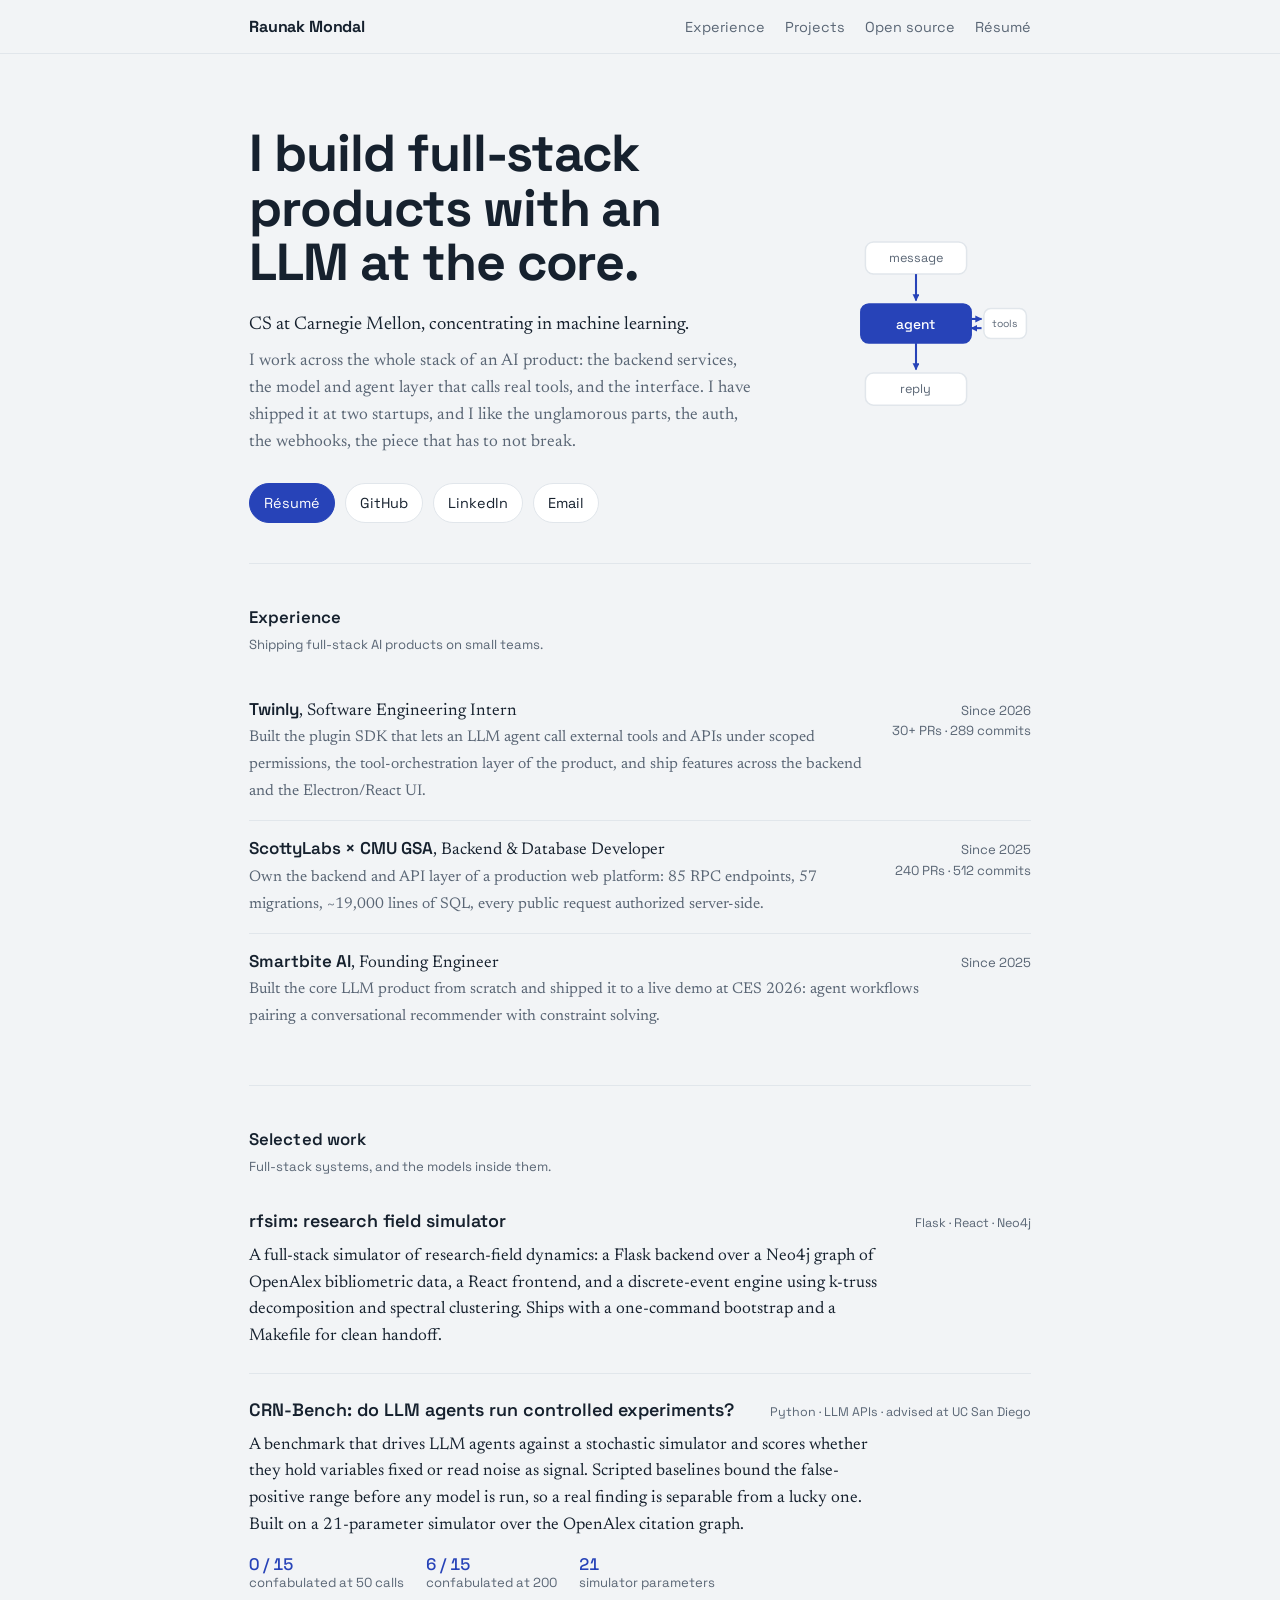
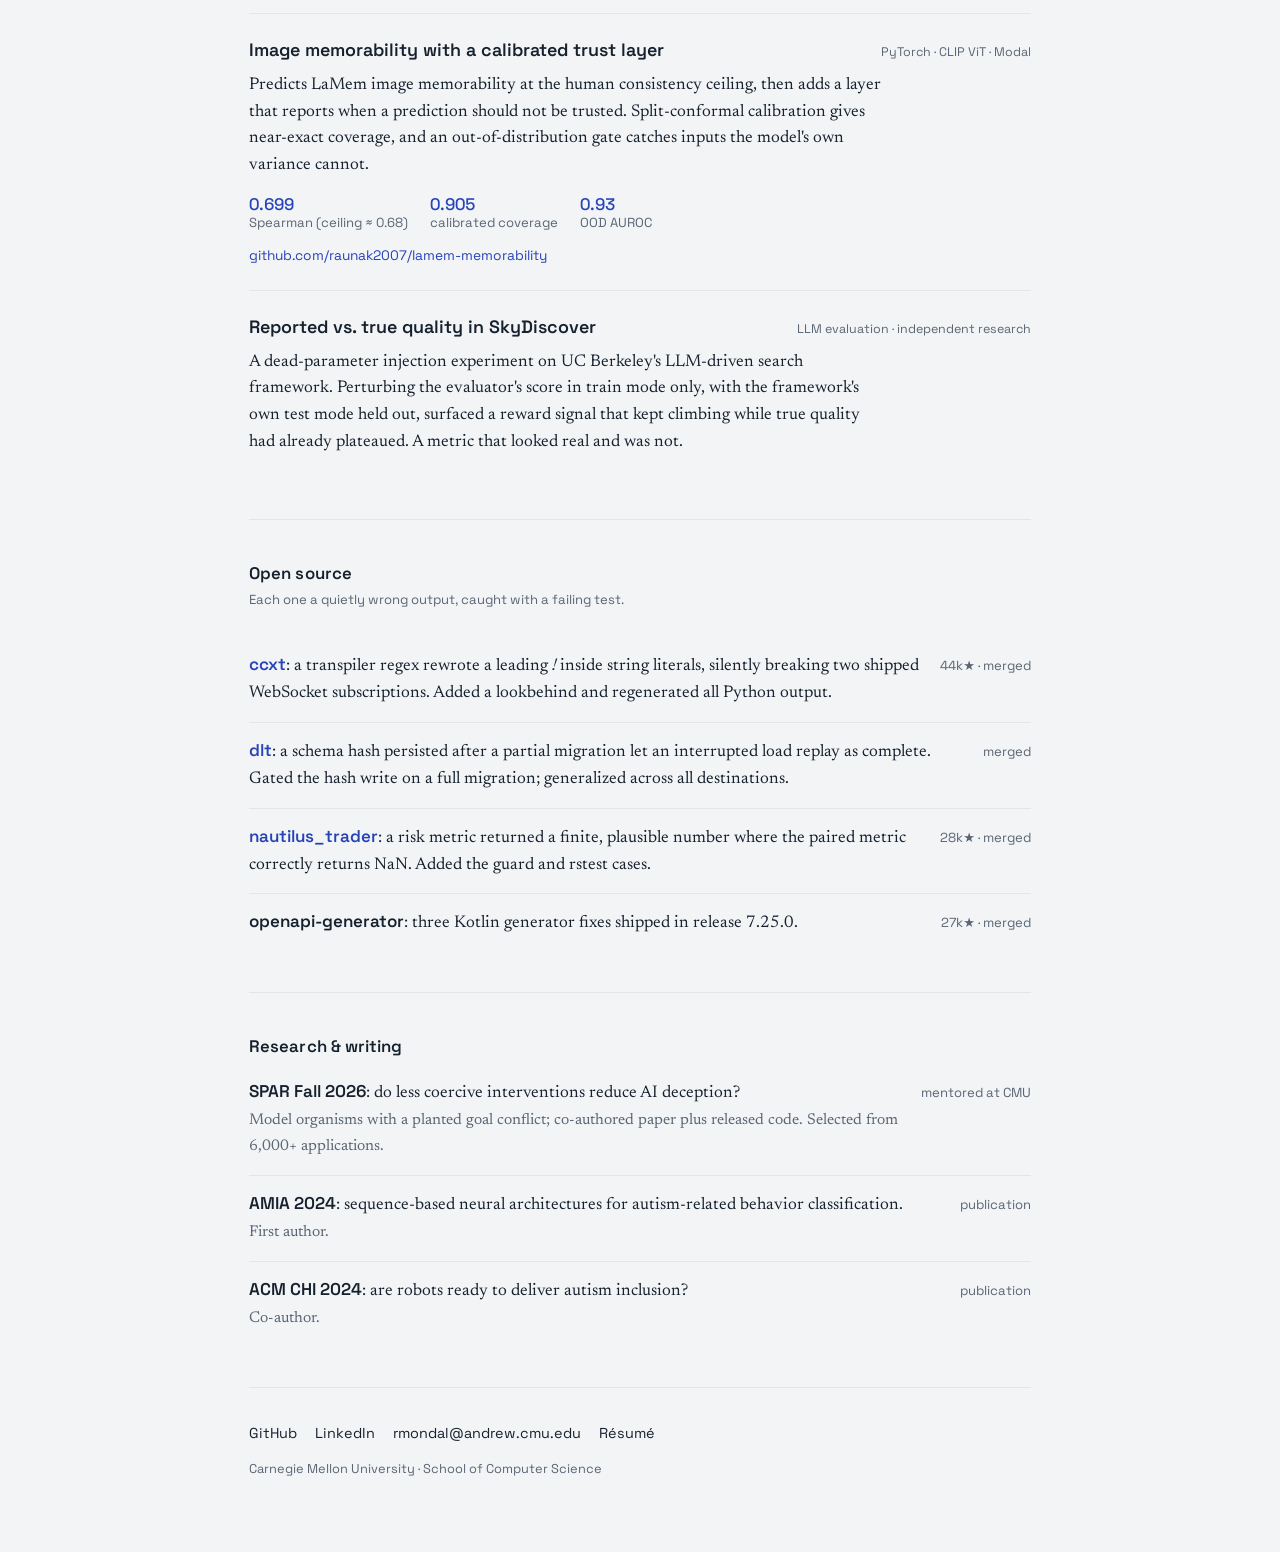
<file: portfolio.html>
<!doctype html>
<html lang="en">
<head>
<meta charset="utf-8">
<meta name="viewport" content="width=device-width, initial-scale=1">
<title>Raunak Mondal</title>
<meta name="description" content="Raunak Mondal, CMU CS. I build full-stack products with an LLM at the core: backend services, model and agent integration, and the interface, shipped at startups.">
<link rel="preconnect" href="https://fonts.googleapis.com">
<link rel="preconnect" href="https://fonts.gstatic.com" crossorigin>
<link href="https://fonts.googleapis.com/css2?family=Space+Grotesk:wght@400;500;700&family=Newsreader:ital,wght@0,400;0,500;1,400&display=swap" rel="stylesheet">
<style>
  :root{
    --paper:#F2F4F6;
    --surface:#FFFFFF;
    --ink:#16212E;
    --muted:#5A6675;
    --line:#E1E6EB;
    --accent:#2743B8;
    --accent-soft:rgba(39,67,184,.08);
    --maxw:830px;
    --sans:"Space Grotesk",system-ui,sans-serif;
    --serif:"Newsreader",Georgia,serif;
  }
  @media (prefers-color-scheme: dark){
    :root{
      --paper:#0E1621;
      --surface:#141F2B;
      --ink:#E8EDF3;
      --muted:#93A2B2;
      --line:#233140;
      --accent:#7F99FF;
      --accent-soft:rgba(127,153,255,.14);
    }
  }
  *{box-sizing:border-box}
  html{-webkit-text-size-adjust:100%;overflow-x:hidden}
  body{
    margin:0;background:var(--paper);color:var(--ink);
    font-family:var(--serif);font-size:1.0625rem;line-height:1.58;
    font-weight:400;-webkit-font-smoothing:antialiased;overflow-wrap:break-word;
  }
  .wrap{max-width:var(--maxw);margin:0 auto;padding:0 24px}
  a{color:inherit}
  a:focus-visible{outline:2px solid var(--accent);outline-offset:3px;border-radius:2px}

  nav{border-bottom:1px solid var(--line);position:sticky;top:0;background:color-mix(in srgb,var(--paper) 88%,transparent);backdrop-filter:saturate(1.1) blur(6px);z-index:5}
  .nav-row{display:flex;align-items:baseline;justify-content:space-between;gap:16px;padding:14px 24px;max-width:var(--maxw);margin:0 auto}
  .brand{font-family:var(--sans);font-weight:700;letter-spacing:-.01em;font-size:1rem}
  .nav-links{display:flex;gap:20px;font-family:var(--sans);font-size:.9rem;color:var(--muted)}
  .nav-links a{text-decoration:none}
  .nav-links a:hover{color:var(--accent)}
  @media (max-width:560px){.nav-links{display:none}}

  header.hero{padding:72px 0 40px}
  .hero-grid{display:grid;grid-template-columns:1fr 230px;gap:40px;align-items:center}
  .hero-grid>*{min-width:0}
  h1{
    font-family:var(--sans);font-weight:700;letter-spacing:-.02em;
    font-size:clamp(1.9rem,5.4vw,3.25rem);line-height:1.05;margin:0 0 20px;overflow-wrap:break-word;
  }
  .lede{font-size:1.15rem;color:var(--ink);margin:0 0 10px;max-width:46ch}
  .sub{color:var(--muted);max-width:54ch;margin:0}
  .hero-links{display:flex;flex-wrap:wrap;gap:10px;margin-top:26px;font-family:var(--sans);font-size:.9rem}
  .hero-links a{text-decoration:none;border:1px solid var(--line);padding:8px 14px;border-radius:999px;color:var(--ink);background:var(--surface);transition:border-color .15s,color .15s}
  .hero-links a:hover{border-color:var(--accent);color:var(--accent)}
  .hero-links a.primary{background:var(--accent);border-color:var(--accent);color:#fff}
  .hero-links a.primary:hover{color:#fff;filter:brightness(1.08)}

  .flow{width:100%;height:auto;display:block;max-width:100%}
  .flow .node{fill:var(--surface);stroke:var(--line);stroke-width:1.3}
  .flow .node.on{fill:var(--accent);stroke:var(--accent)}
  .flow text{font-family:var(--sans);text-anchor:middle;dominant-baseline:central}
  .flow .lbl{fill:var(--muted);font-size:11px}
  .flow .lbl.sm{font-size:9px}
  .flow .lbl.on{fill:#fff;font-size:12px;font-weight:500}
  .flow .wire{stroke:var(--accent);stroke-width:1.8;fill:none}
  .flow .ah{fill:var(--accent)}
  @media (max-width:640px){
    header.hero{padding:48px 0 28px}
    .hero-grid{grid-template-columns:1fr;gap:30px}
    .plot-wrap{max-width:210px}
  }

  main section{padding:40px 0;border-top:1px solid var(--line)}
  .sec-title{font-family:var(--sans);font-weight:600;font-size:1.05rem;letter-spacing:.005em;margin:0 0 4px;color:var(--ink)}
  .sec-note{font-family:var(--sans);font-size:.82rem;color:var(--muted);margin:0 0 26px}

  .work{padding:22px 0;border-top:1px solid var(--line)}
  .work:first-of-type{border-top:0;padding-top:4px}
  .work-top{display:flex;justify-content:space-between;align-items:baseline;gap:16px;flex-wrap:wrap}
  .work-title{font-family:var(--sans);font-weight:600;font-size:1.12rem;margin:0;min-width:0}
  .work-tag{font-family:var(--sans);font-size:.78rem;color:var(--muted)}
  .work p{margin:.5rem 0 0;max-width:64ch}
  .readout{list-style:none;display:flex;flex-wrap:wrap;gap:10px 22px;padding:0;margin:14px 0 0}
  .readout li{font-family:var(--sans);font-size:.82rem;color:var(--muted);display:flex;flex-direction:column;line-height:1.25}
  .readout b{font-weight:500;font-size:1.05rem;color:var(--accent);font-variant-numeric:tabular-nums}
  .links{display:flex;flex-wrap:wrap;gap:8px 16px;margin-top:14px;font-family:var(--sans);font-size:.86rem}
  .links a{color:var(--accent);text-decoration:none;border-bottom:1px solid transparent;transition:border-color .15s}
  .links a:hover{border-bottom-color:var(--accent)}

  .rows{margin:0;padding:0;list-style:none}
  .rows li{padding:14px 0;border-top:1px solid var(--line);display:grid;grid-template-columns:1fr auto;gap:4px 18px;align-items:baseline;min-width:0}
  .rows li:first-child{border-top:0}
  .rows .r-main{margin:0;min-width:0}
  .rows .r-main .nm{font-family:var(--sans);font-weight:600}
  .rows .r-sub{color:var(--muted);font-size:.97rem}
  .rows .r-right{font-family:var(--sans);font-size:.82rem;color:var(--muted);text-align:right;white-space:nowrap}
  .rows a{color:var(--accent);text-decoration:none}
  .rows a:hover{text-decoration:underline}
  @media (max-width:560px){.rows li{grid-template-columns:1fr}.rows .r-right{text-align:left}}

  footer{border-top:1px solid var(--line);padding:34px 0 60px;color:var(--muted);font-family:var(--sans);font-size:.9rem}
  .foot-links{display:flex;flex-wrap:wrap;gap:18px;margin-bottom:14px}
  .foot-links a{color:var(--ink);text-decoration:none}
  .foot-links a:hover{color:var(--accent)}
  .foot-note{font-size:.8rem}
  em{font-style:italic}
</style>
</head>
<body>
<nav>
  <div class="nav-row">
    <span class="brand">Raunak Mondal</span>
    <div class="nav-links">
      <a href="#experience">Experience</a>
      <a href="#work">Projects</a>
      <a href="#oss">Open source</a>
      <a href="/resume.pdf">Résumé</a>
    </div>
  </div>
</nav>

<div class="wrap">
  <header class="hero">
    <div class="hero-grid">
      <div>
        <h1>I build full-stack products with an LLM at the core.</h1>
        <p class="lede">CS at Carnegie Mellon, concentrating in machine learning.</p>
        <p class="sub">I work across the whole stack of an AI product: the backend services, the model and agent layer that calls real tools, and the interface. I have shipped it at two startups, and I like the unglamorous parts, the auth, the webhooks, the piece that has to not break.</p>
        <div class="hero-links">
          <a class="primary" href="/resume.pdf">Résumé</a>
          <a href="https://github.com/raunak2007">GitHub</a>
          <a href="https://www.linkedin.com/in/raunakmondal1">LinkedIn</a>
          <a href="mailto:rmondal@andrew.cmu.edu">Email</a>
        </div>
      </div>
      <div class="plot-wrap">
        <svg class="flow" viewBox="0 0 200 156" role="img" aria-label="An agent message flow: an incoming message reaches an agent that calls tools and APIs and returns a reply.">
          <defs>
            <marker id="ah" markerWidth="8" markerHeight="8" refX="5.4" refY="3" orient="auto" markerUnits="userSpaceOnUse">
              <path class="ah" d="M0 0 L6 3 L0 6 Z"/>
            </marker>
          </defs>
          <rect class="node" x="56" y="6" width="88" height="28" rx="7"/>
          <text class="lbl" x="100" y="20">message</text>
          <line class="wire" x1="100" y1="34" x2="100" y2="57" marker-end="url(#ah)"/>
          <rect class="node on" x="52" y="60" width="96" height="34" rx="7"/>
          <text class="lbl on" x="100" y="77">agent</text>
          <rect class="node" x="159" y="64" width="37" height="26" rx="6"/>
          <text class="lbl sm" x="177" y="77">tools</text>
          <line class="wire" x1="148" y1="73" x2="157" y2="73" marker-end="url(#ah)"/>
          <line class="wire" x1="157" y1="81" x2="148" y2="81" marker-end="url(#ah)"/>
          <line class="wire" x1="100" y1="94" x2="100" y2="117" marker-end="url(#ah)"/>
          <rect class="node" x="56" y="120" width="88" height="28" rx="7"/>
          <text class="lbl" x="100" y="134">reply</text>
        </svg>
      </div>
    </div>
  </header>

  <main>
    <section id="experience">
      <h2 class="sec-title">Experience</h2>
      <p class="sec-note">Shipping full-stack AI products on small teams.</p>
      <ul class="rows">
        <li>
          <p class="r-main"><span class="nm">Twinly</span>, Software Engineering Intern<br><span class="r-sub">Built the plugin SDK that lets an LLM agent call external tools and APIs under scoped permissions, the tool-orchestration layer of the product, and ship features across the backend and the Electron/React UI.</span></p>
          <span class="r-right">Since 2026<br>30+ PRs · 289 commits</span>
        </li>
        <li>
          <p class="r-main"><span class="nm">ScottyLabs × CMU GSA</span>, Backend &amp; Database Developer<br><span class="r-sub">Own the backend and API layer of a production web platform: 85 RPC endpoints, 57 migrations, ~19,000 lines of SQL, every public request authorized server-side.</span></p>
          <span class="r-right">Since 2025<br>240 PRs · 512 commits</span>
        </li>
        <li>
          <p class="r-main"><span class="nm">Smartbite AI</span>, Founding Engineer<br><span class="r-sub">Built the core LLM product from scratch and shipped it to a live demo at CES 2026: agent workflows pairing a conversational recommender with constraint solving.</span></p>
          <span class="r-right">Since 2025</span>
        </li>
      </ul>
    </section>

    <section id="work">
      <h2 class="sec-title">Selected work</h2>
      <p class="sec-note">Full-stack systems, and the models inside them.</p>

      <article class="work">
        <div class="work-top">
          <h3 class="work-title">rfsim: research field simulator</h3>
          <span class="work-tag">Flask · React · Neo4j</span>
        </div>
        <p>A full-stack simulator of research-field dynamics: a Flask backend over a Neo4j graph of OpenAlex bibliometric data, a React frontend, and a discrete-event engine using k-truss decomposition and spectral clustering. Ships with a one-command bootstrap and a Makefile for clean handoff.</p>
      </article>

      <article class="work">
        <div class="work-top">
          <h3 class="work-title">CRN-Bench: do LLM agents run controlled experiments?</h3>
          <span class="work-tag">Python · LLM APIs · advised at UC San Diego</span>
        </div>
        <p>A benchmark that drives LLM agents against a stochastic simulator and scores whether they hold variables fixed or read noise as signal. Scripted baselines bound the false-positive range before any model is run, so a real finding is separable from a lucky one. Built on a 21-parameter simulator over the OpenAlex citation graph.</p>
        <ul class="readout">
          <li><b>0 / 15</b> confabulated at 50 calls</li>
          <li><b>6 / 15</b> confabulated at 200</li>
          <li><b>21</b> simulator parameters</li>
        </ul>
      </article>

      <article class="work">
        <div class="work-top">
          <h3 class="work-title">Image memorability with a calibrated trust layer</h3>
          <span class="work-tag">PyTorch · CLIP ViT · Modal</span>
        </div>
        <p>Predicts LaMem image memorability at the human consistency ceiling, then adds a layer that reports when a prediction should not be trusted. Split-conformal calibration gives near-exact coverage, and an out-of-distribution gate catches inputs the model's own variance cannot.</p>
        <ul class="readout">
          <li><b>0.699</b> Spearman (ceiling ≈ 0.68)</li>
          <li><b>0.905</b> calibrated coverage</li>
          <li><b>0.93</b> OOD AUROC</li>
        </ul>
        <div class="links"><a href="https://github.com/raunak2007/lamem-memorability">github.com/raunak2007/lamem-memorability</a></div>
      </article>

      <article class="work">
        <div class="work-top">
          <h3 class="work-title">Reported vs. true quality in SkyDiscover</h3>
          <span class="work-tag">LLM evaluation · independent research</span>
        </div>
        <p>A dead-parameter injection experiment on UC Berkeley's LLM-driven search framework. Perturbing the evaluator's score in train mode only, with the framework's own test mode held out, surfaced a reward signal that kept climbing while true quality had already plateaued. A metric that looked real and was not.</p>
      </article>
    </section>

    <section id="oss">
      <h2 class="sec-title">Open source</h2>
      <p class="sec-note">Each one a quietly wrong output, caught with a failing test.</p>
      <ul class="rows">
        <li>
          <p class="r-main"><a href="https://github.com/ccxt/ccxt/pull/30288"><span class="nm">ccxt</span></a>: a transpiler regex rewrote a leading <em>!</em> inside string literals, silently breaking two shipped WebSocket subscriptions. Added a lookbehind and regenerated all Python output.</p>
          <span class="r-right">44k★ · merged</span>
        </li>
        <li>
          <p class="r-main"><a href="https://github.com/dlt-hub/dlt/pull/4542"><span class="nm">dlt</span></a>: a schema hash persisted after a partial migration let an interrupted load replay as complete. Gated the hash write on a full migration; generalized across all destinations.</p>
          <span class="r-right">merged</span>
        </li>
        <li>
          <p class="r-main"><a href="https://github.com/nautechsystems/nautilus_trader/pull/4934"><span class="nm">nautilus_trader</span></a>: a risk metric returned a finite, plausible number where the paired metric correctly returns NaN. Added the guard and rstest cases.</p>
          <span class="r-right">28k★ · merged</span>
        </li>
        <li>
          <p class="r-main"><span class="nm">openapi-generator</span>: three Kotlin generator fixes shipped in release 7.25.0.</p>
          <span class="r-right">27k★ · merged</span>
        </li>
      </ul>
    </section>

    <section id="research">
      <h2 class="sec-title">Research &amp; writing</h2>
      <ul class="rows">
        <li>
          <p class="r-main"><span class="nm">SPAR Fall 2026</span>: do less coercive interventions reduce AI deception?<br><span class="r-sub">Model organisms with a planted goal conflict; co-authored paper plus released code. Selected from 6,000+ applications.</span></p>
          <span class="r-right">mentored at CMU</span>
        </li>
        <li>
          <p class="r-main"><span class="nm">AMIA 2024</span>: sequence-based neural architectures for autism-related behavior classification.<br><span class="r-sub">First author.</span></p>
          <span class="r-right">publication</span>
        </li>
        <li>
          <p class="r-main"><span class="nm">ACM CHI 2024</span>: are robots ready to deliver autism inclusion?<br><span class="r-sub">Co-author.</span></p>
          <span class="r-right">publication</span>
        </li>
      </ul>
    </section>
  </main>

  <footer>
    <div class="foot-links">
      <a href="https://github.com/raunak2007">GitHub</a>
      <a href="https://www.linkedin.com/in/raunakmondal1">LinkedIn</a>
      <a href="mailto:rmondal@andrew.cmu.edu">rmondal@andrew.cmu.edu</a>
      <a href="/resume.pdf">Résumé</a>
    </div>
    <p class="foot-note">Carnegie Mellon University · School of Computer Science</p>
  </footer>
</div>
</body>
</html>
</file>
